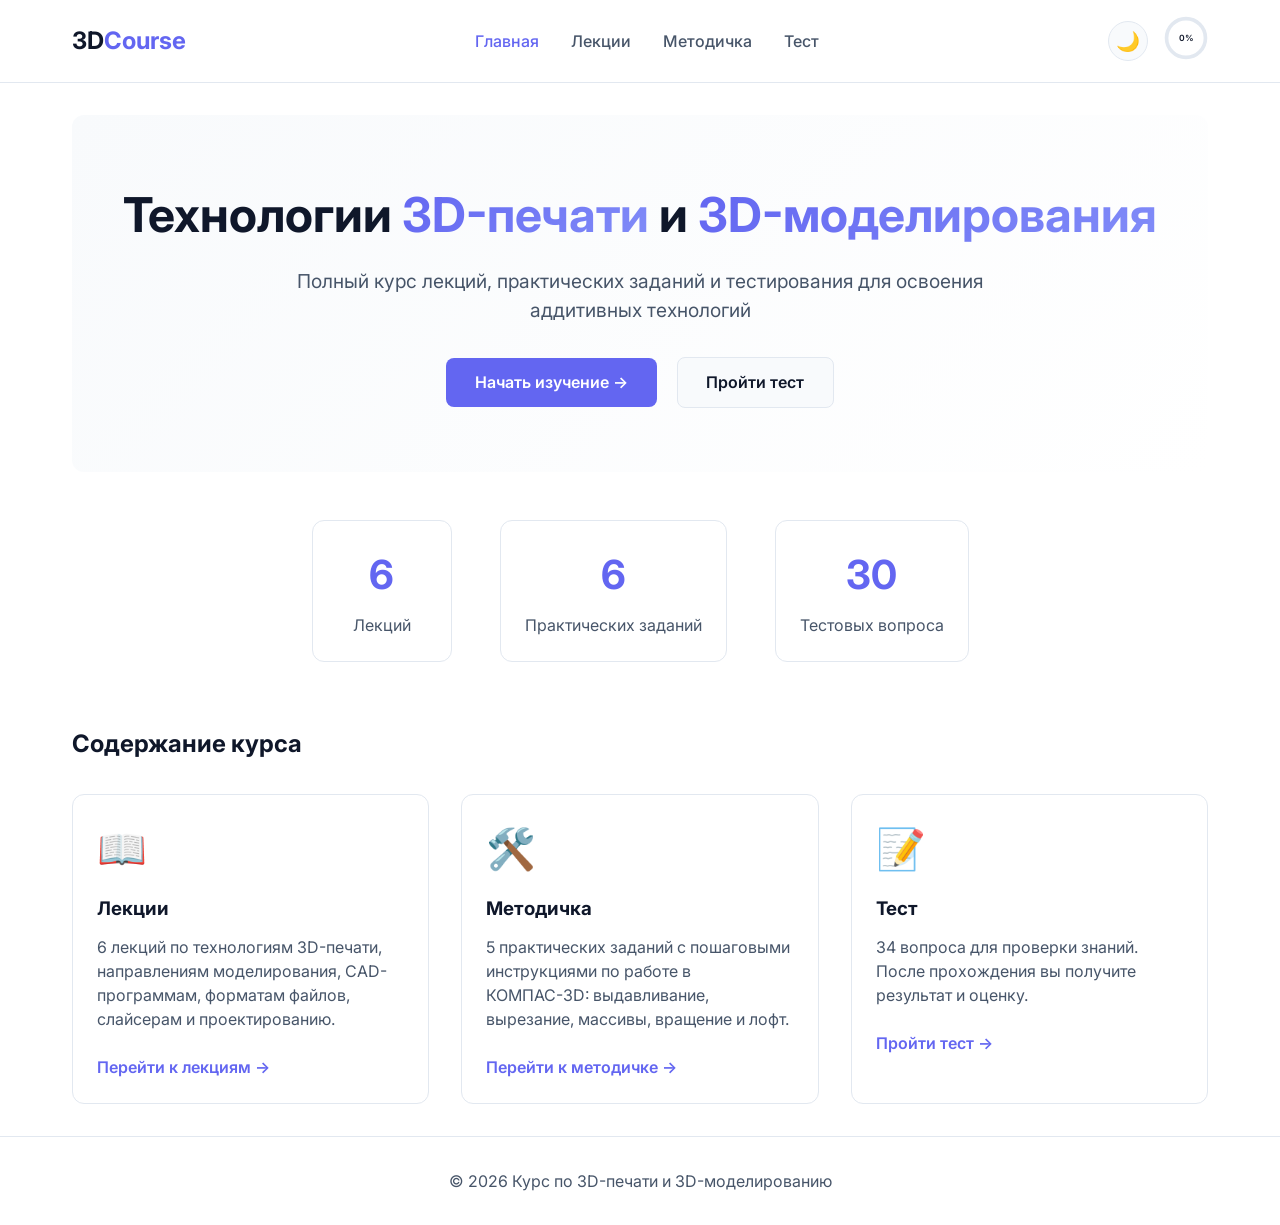
<file: index.html>
<!DOCTYPE html>
<html lang="ru">
<head>
    <meta name="viewport" content="width=device-width, initial-scale=1.0">
    <title>3D-печать и моделирование | Главная</title>
    <link rel="stylesheet" href="css/style.css">
    <link href="https://fonts.googleapis.com/css2?family=Inter:opsz,wght@14..32,300;14..32,400;14..32,500;14..32,600;14..32,700&display=swap" rel="stylesheet">
</head>
<body>
    <nav class="navbar">
        <div class="nav-container">
            <a href="index.html" class="logo">3D<span>Course</span></a>
            <div class="nav-links">
                <a href="index.html" class="active">Главная</a>
                <a href="lectures.html">Лекции</a>
                <a href="methodology.html">Методичка</a>
                <a href="test.html">Тест</a>
            </div>
            <div class="nav-actions">
                <button class="theme-toggle" id="themeToggle">🌙</button>
                <div class="progress-circle" id="progressCircle" title="Прогресс курса">
                    <svg viewBox="0 0 36 36">
                        <path class="progress-bg" d="M18 2.0845 a 15.9155 15.9155 0 0 1 0 31.831 a 15.9155 15.9155 0 0 1 0 -31.831" />
                        <path class="progress-fill" id="progressFill" d="M18 2.0845 a 15.9155 15.9155 0 0 1 0 31.831 a 15.9155 15.9155 0 0 1 0 -31.831" />
                        <text id="progressText" x="18" y="20.5" text-anchor="middle">0%</text>
                    </svg>
                </div>
            </div>
        </div>
    </nav>

    <main>
        <section class="hero">
            <div class="hero-content">
                <h1>Технологии <span class="gradient-text">3D-печати</span> и <span class="gradient-text">3D-моделирования</span></h1>
                <p>Полный курс лекций, практических заданий и тестирования для освоения аддитивных технологий</p>
                <div class="hero-buttons">
                    <a href="lectures.html" class="btn btn-primary">Начать изучение →</a>
                    <a href="test.html" class="btn btn-secondary">Пройти тест</a>
                </div>
            </div>
        </section>

        <section class="stats">
            <div class="stat-card">
                <div class="stat-number">6</div>
                <div class="stat-label">Лекций</div>
            </div>
            <div class="stat-card">
                <div class="stat-number">6</div>
                <div class="stat-label">Практических заданий</div>
            </div>
            <div class="stat-card">
                <div class="stat-number">30</div>
                <div class="stat-label">Тестовых вопроса</div>
            </div>
        </section>

        <section class="course-content">
            <h2>Содержание курса</h2>
            <div class="content-grid">
                <div class="content-card">
                    <div class="card-icon">📖</div>
                    <h3>Лекции</h3>
                    <p>6 лекций по технологиям 3D-печати, направлениям моделирования, CAD-программам, форматам файлов, слайсерам и проектированию.</p>
                    <a href="lectures.html" class="card-link">Перейти к лекциям →</a>
                </div>
                <div class="content-card">
                    <div class="card-icon">🛠️</div>
                    <h3>Методичка</h3>
                    <p>5 практических заданий с пошаговыми инструкциями по работе в КОМПАС-3D: выдавливание, вырезание, массивы, вращение и лофт.</p>
                    <a href="methodology.html" class="card-link">Перейти к методичке →</a>
                </div>
                <div class="content-card">
                    <div class="card-icon">📝</div>
                    <h3>Тест</h3>
                    <p>34 вопроса для проверки знаний. После прохождения вы получите результат и оценку.</p>
                    <a href="test.html" class="card-link">Пройти тест →</a>
                </div>
            </div>
        </section>
    </main>

    <footer>
        <p>© 2026 Курс по 3D-печати и 3D-моделированию</p>
    </footer>

    <script src="data/course-data.js"></script>
    <script src="js/main.js"></script>
</body>
</html>
</file>
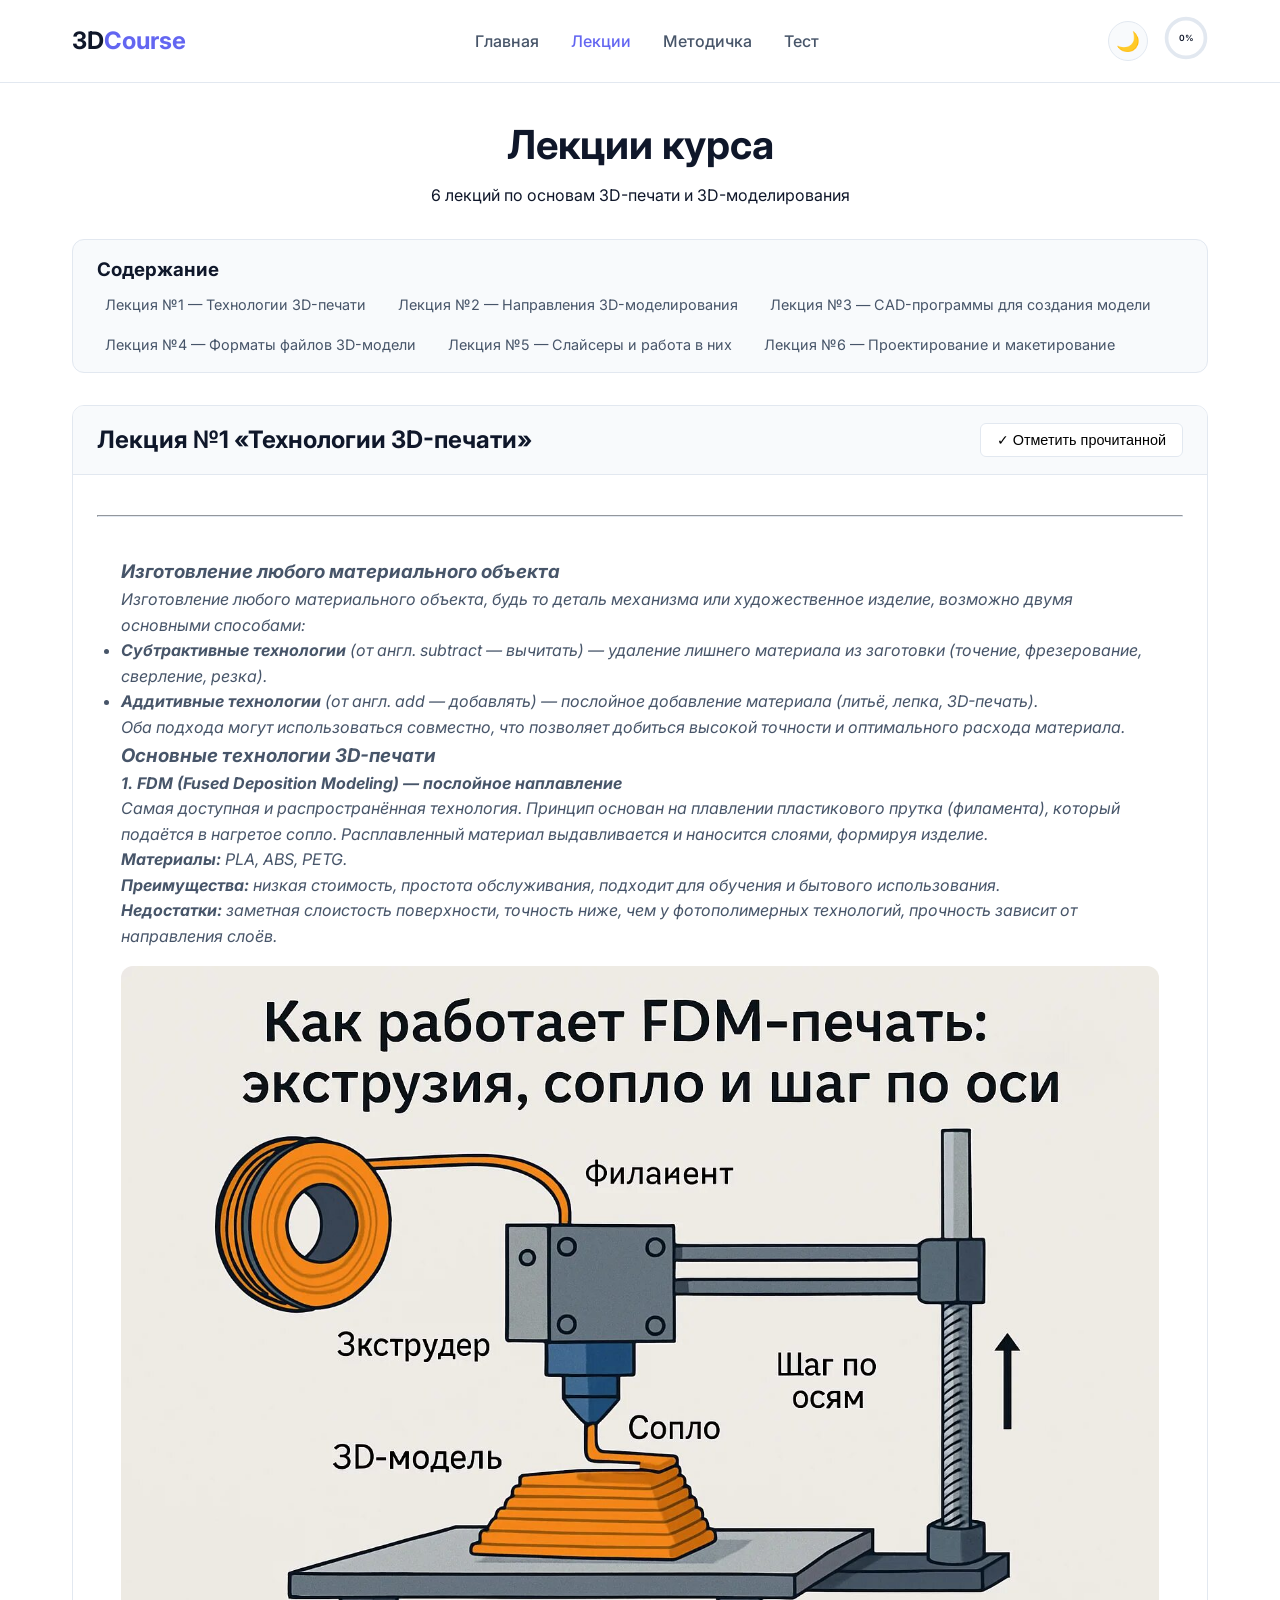
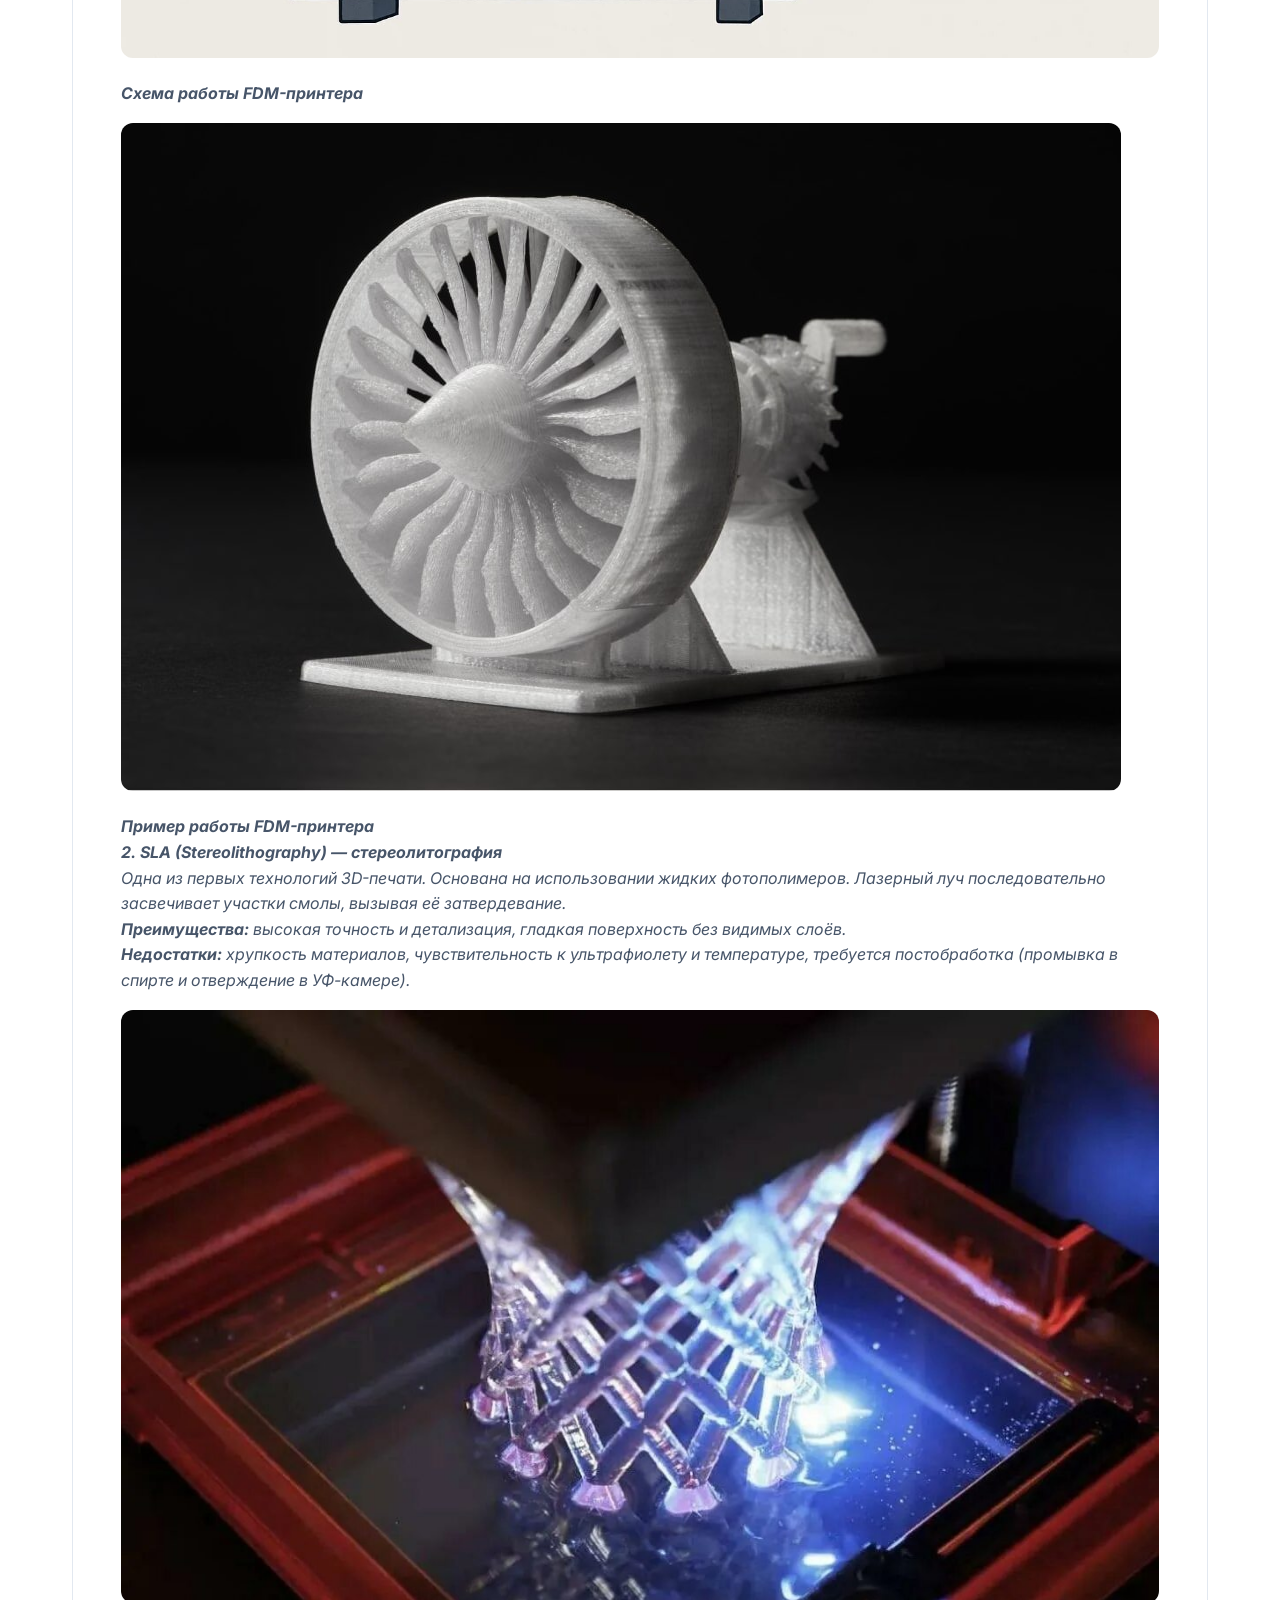
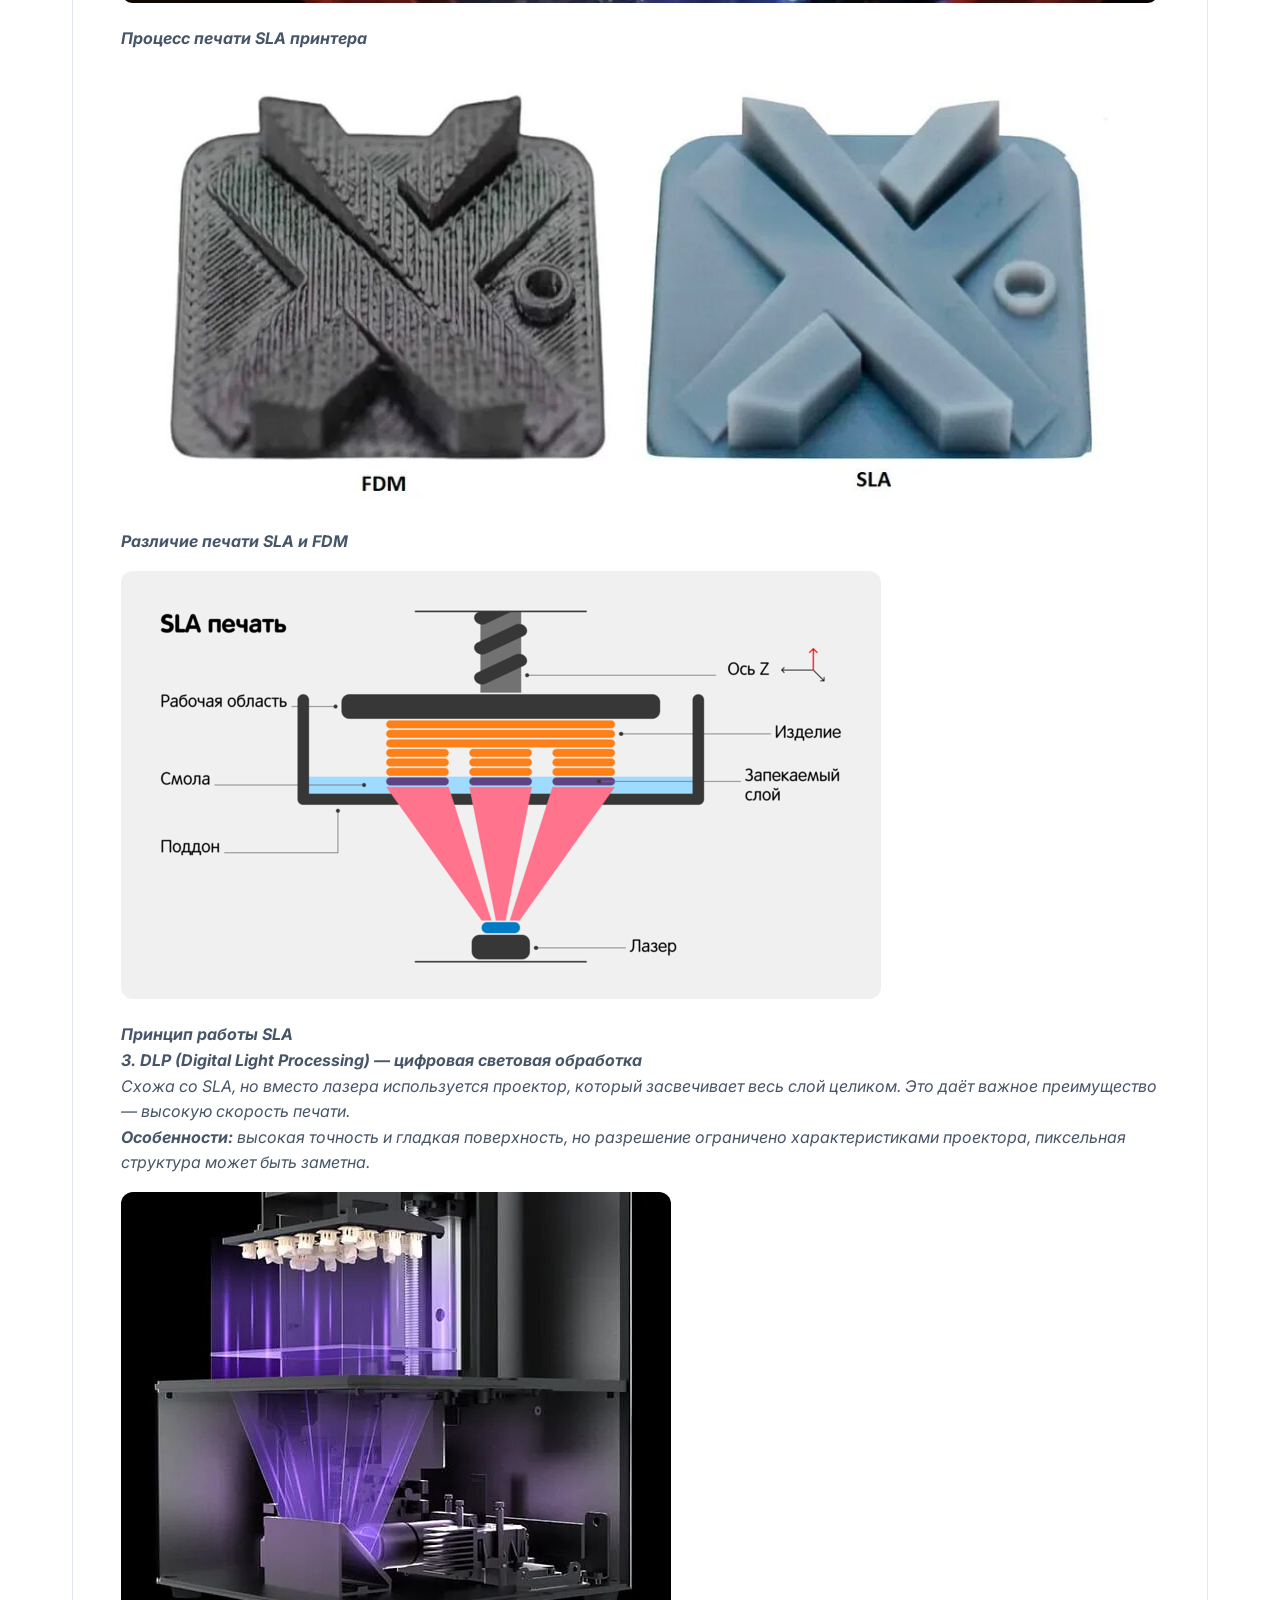
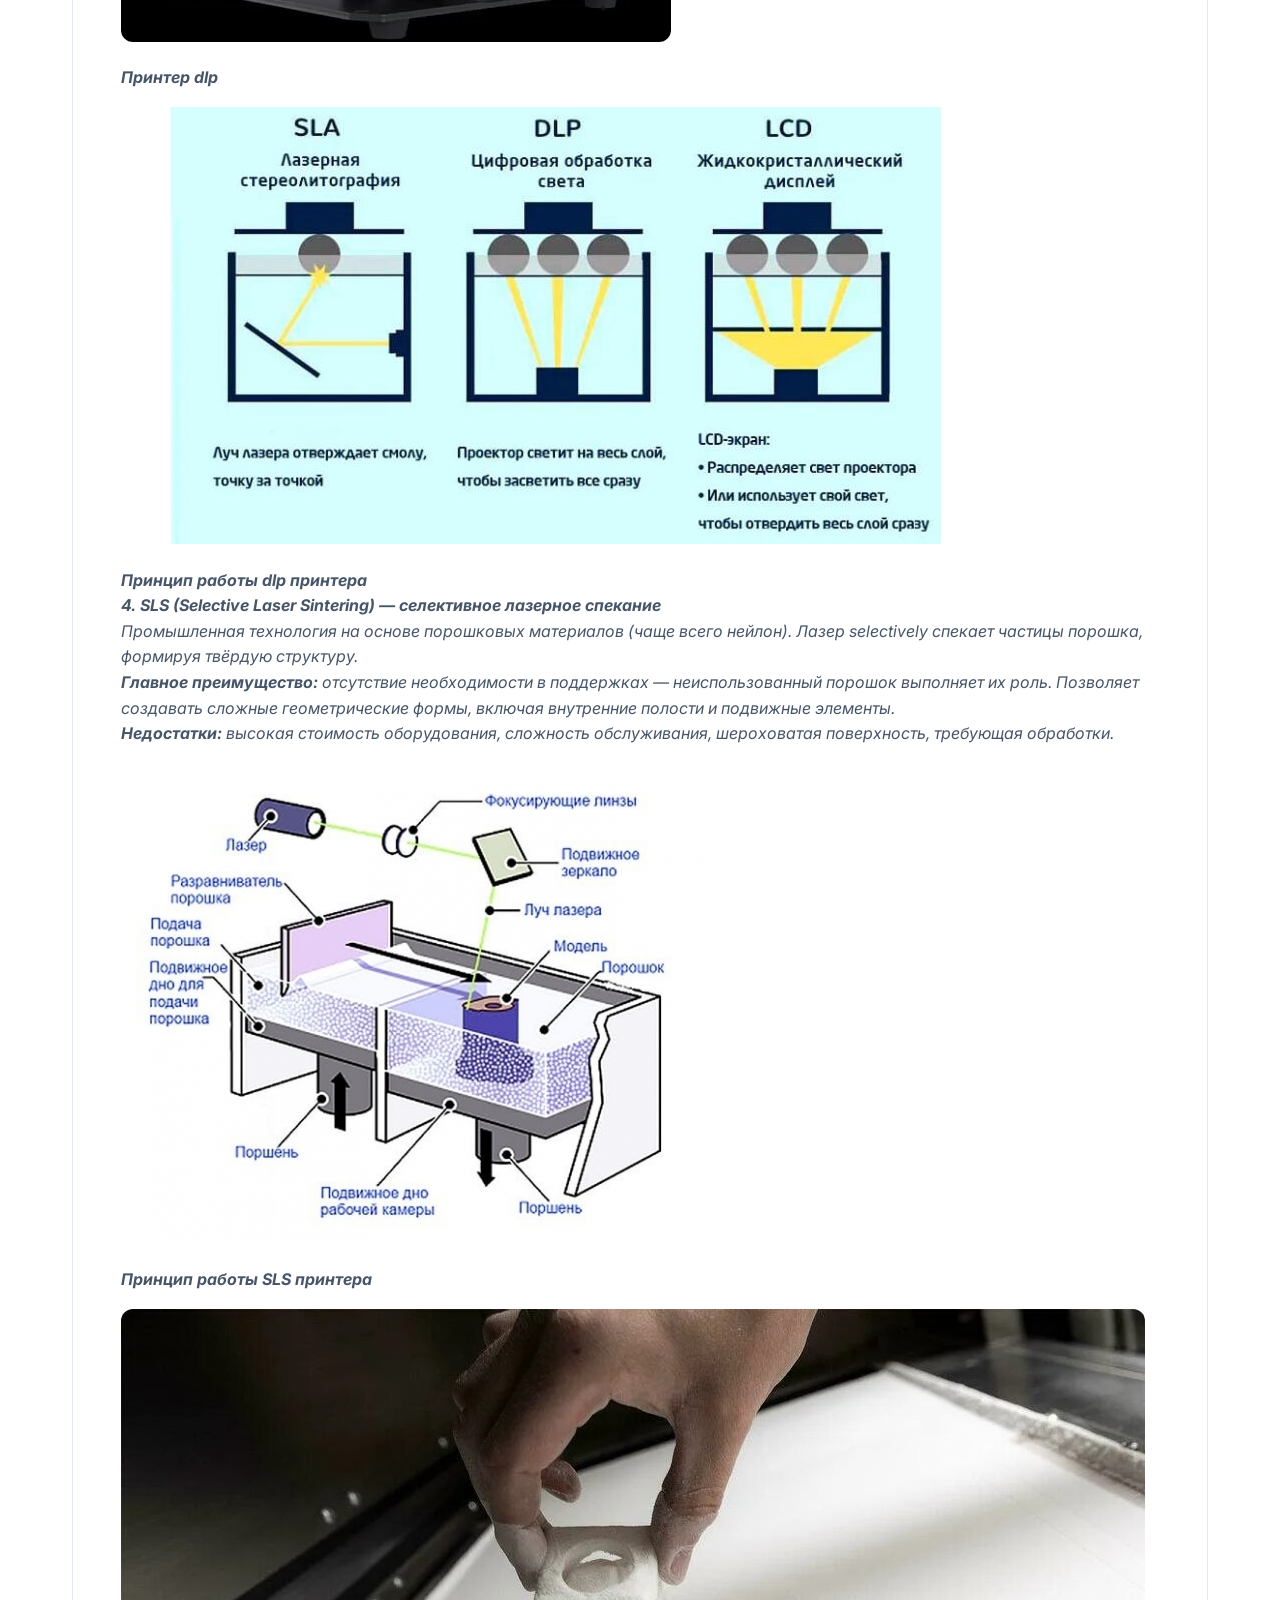
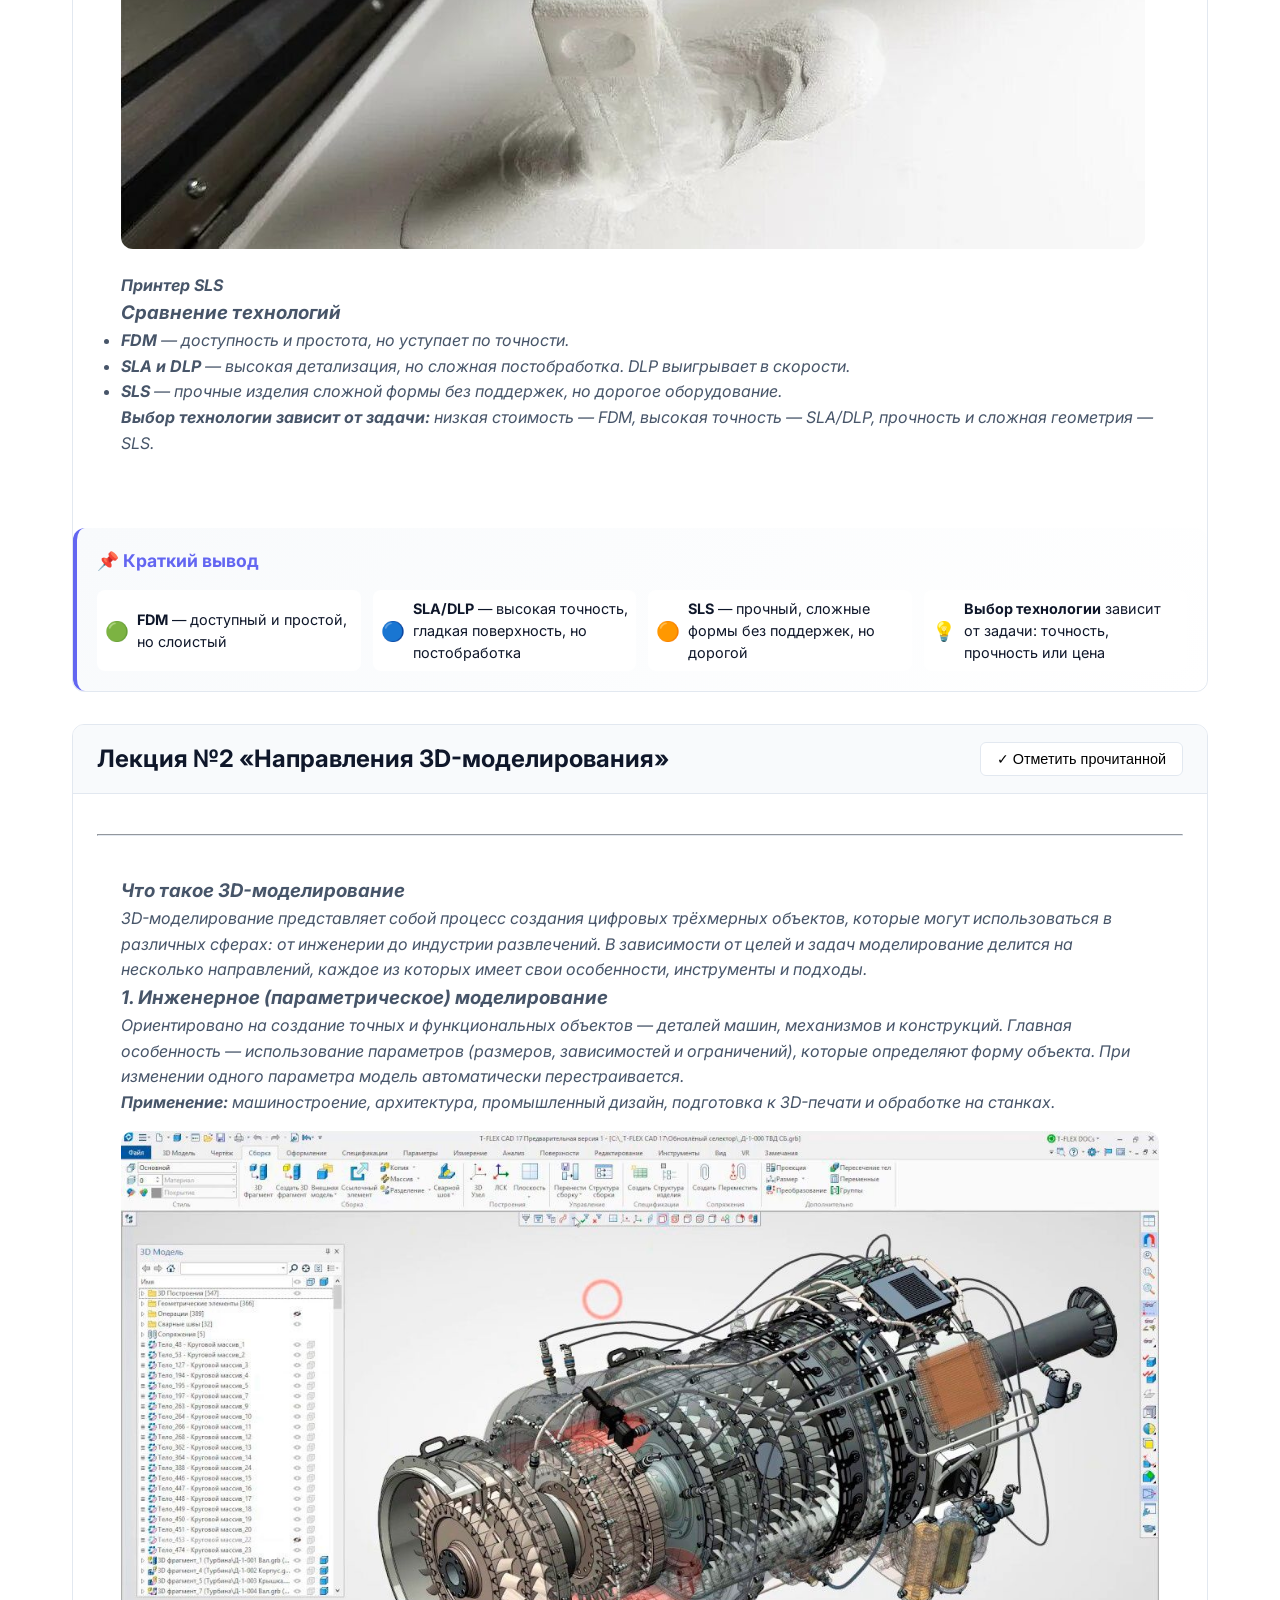
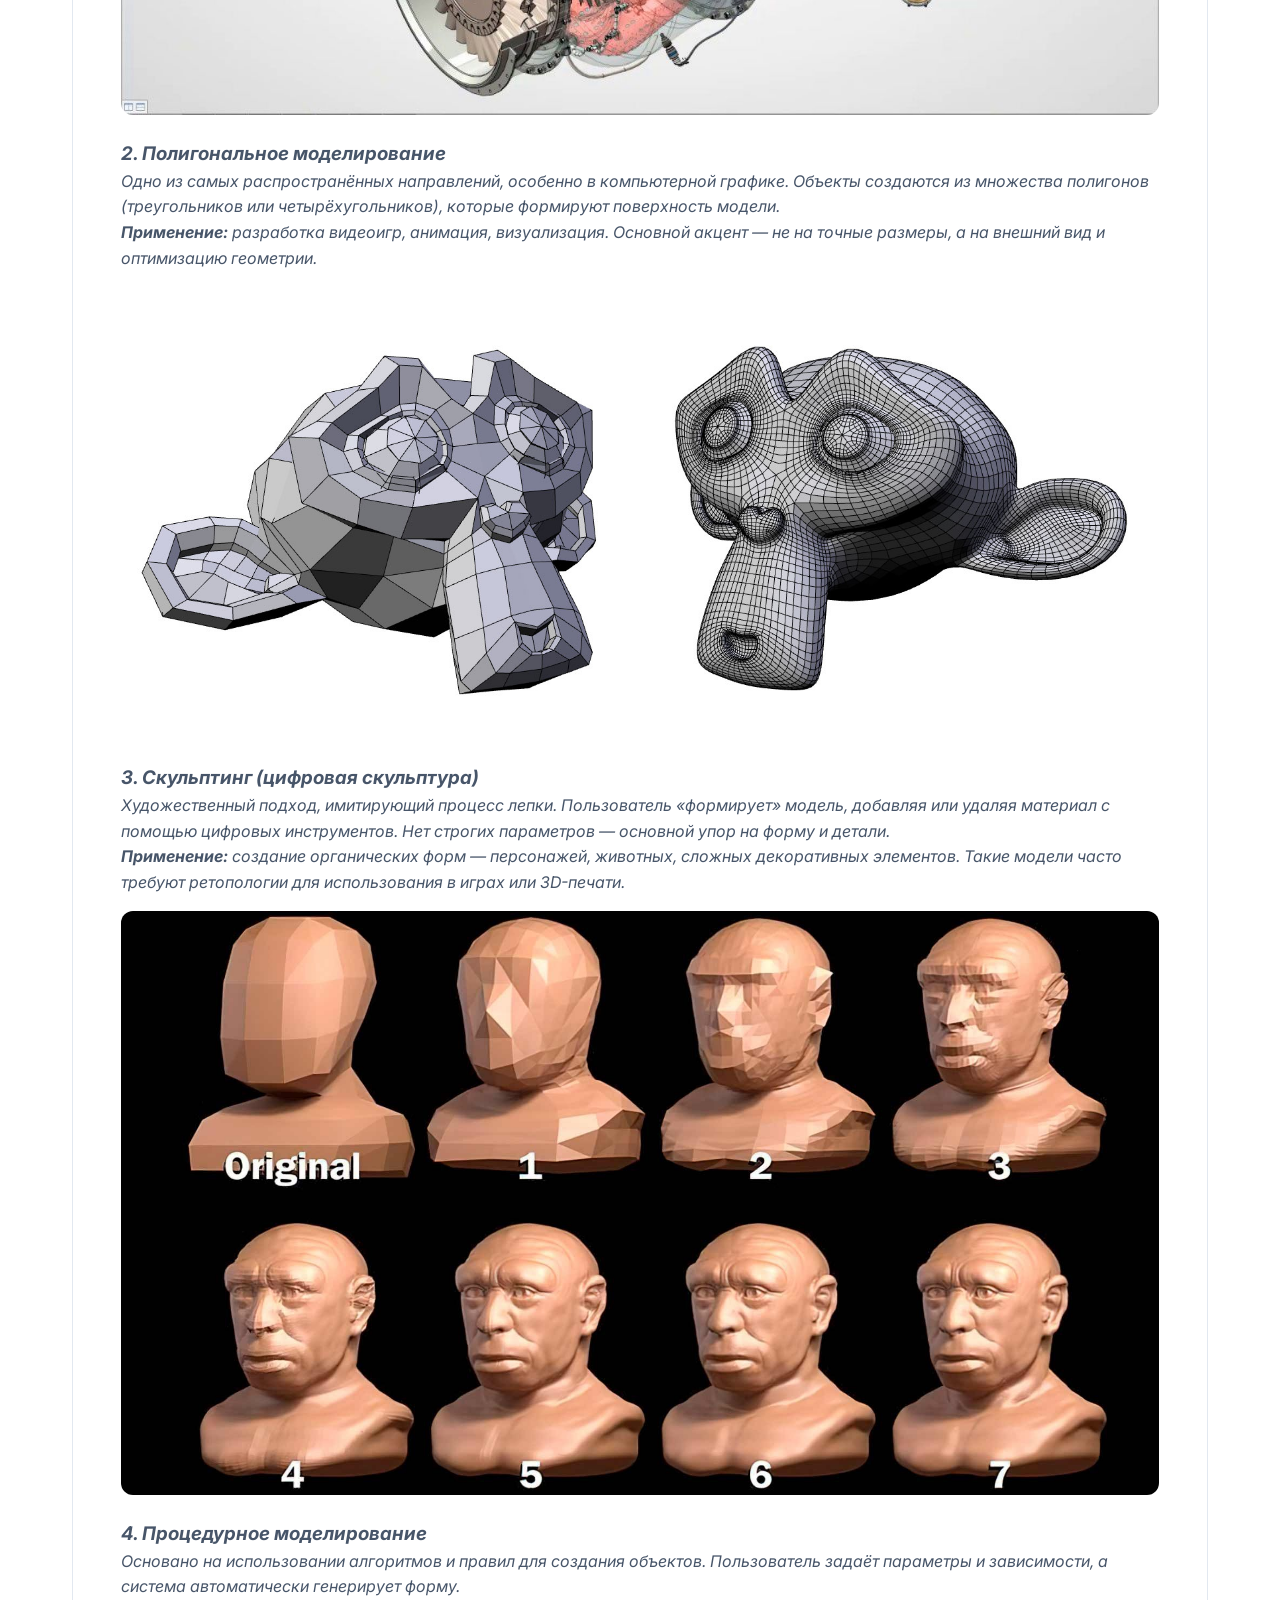
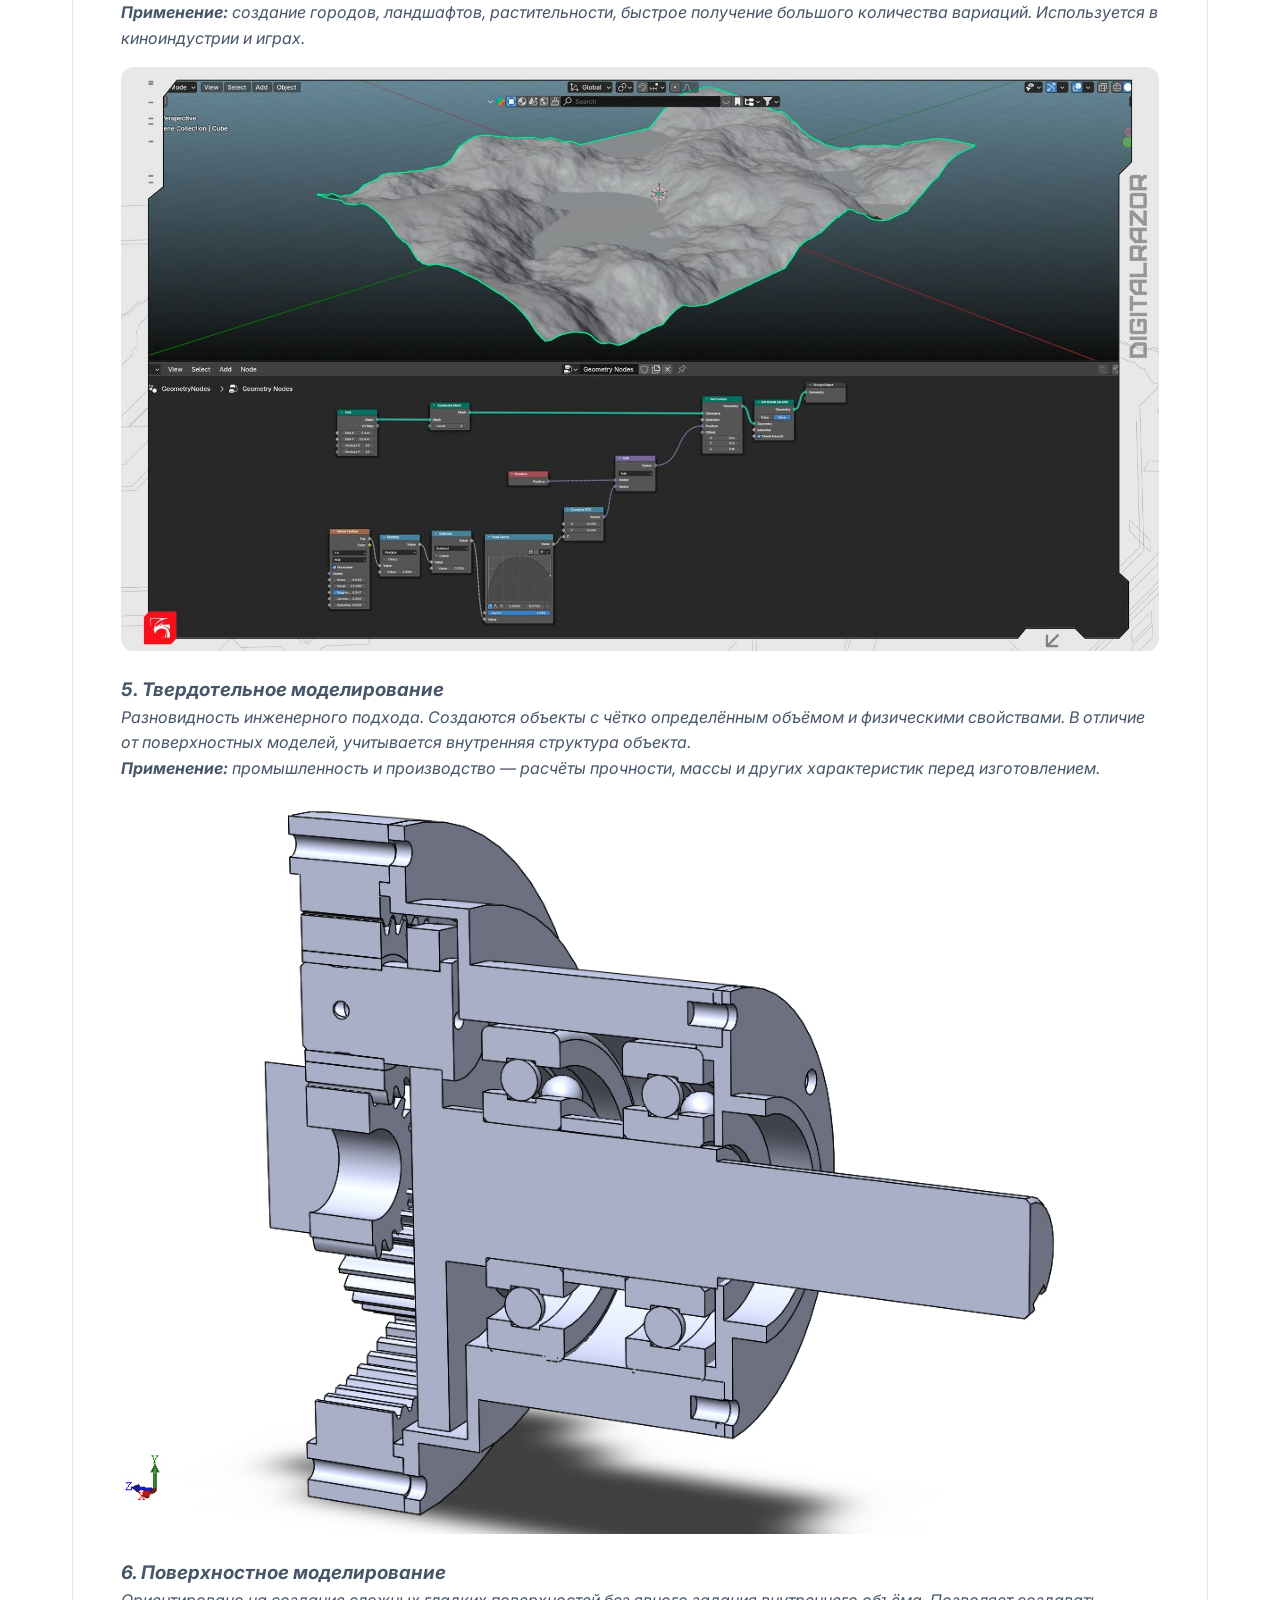
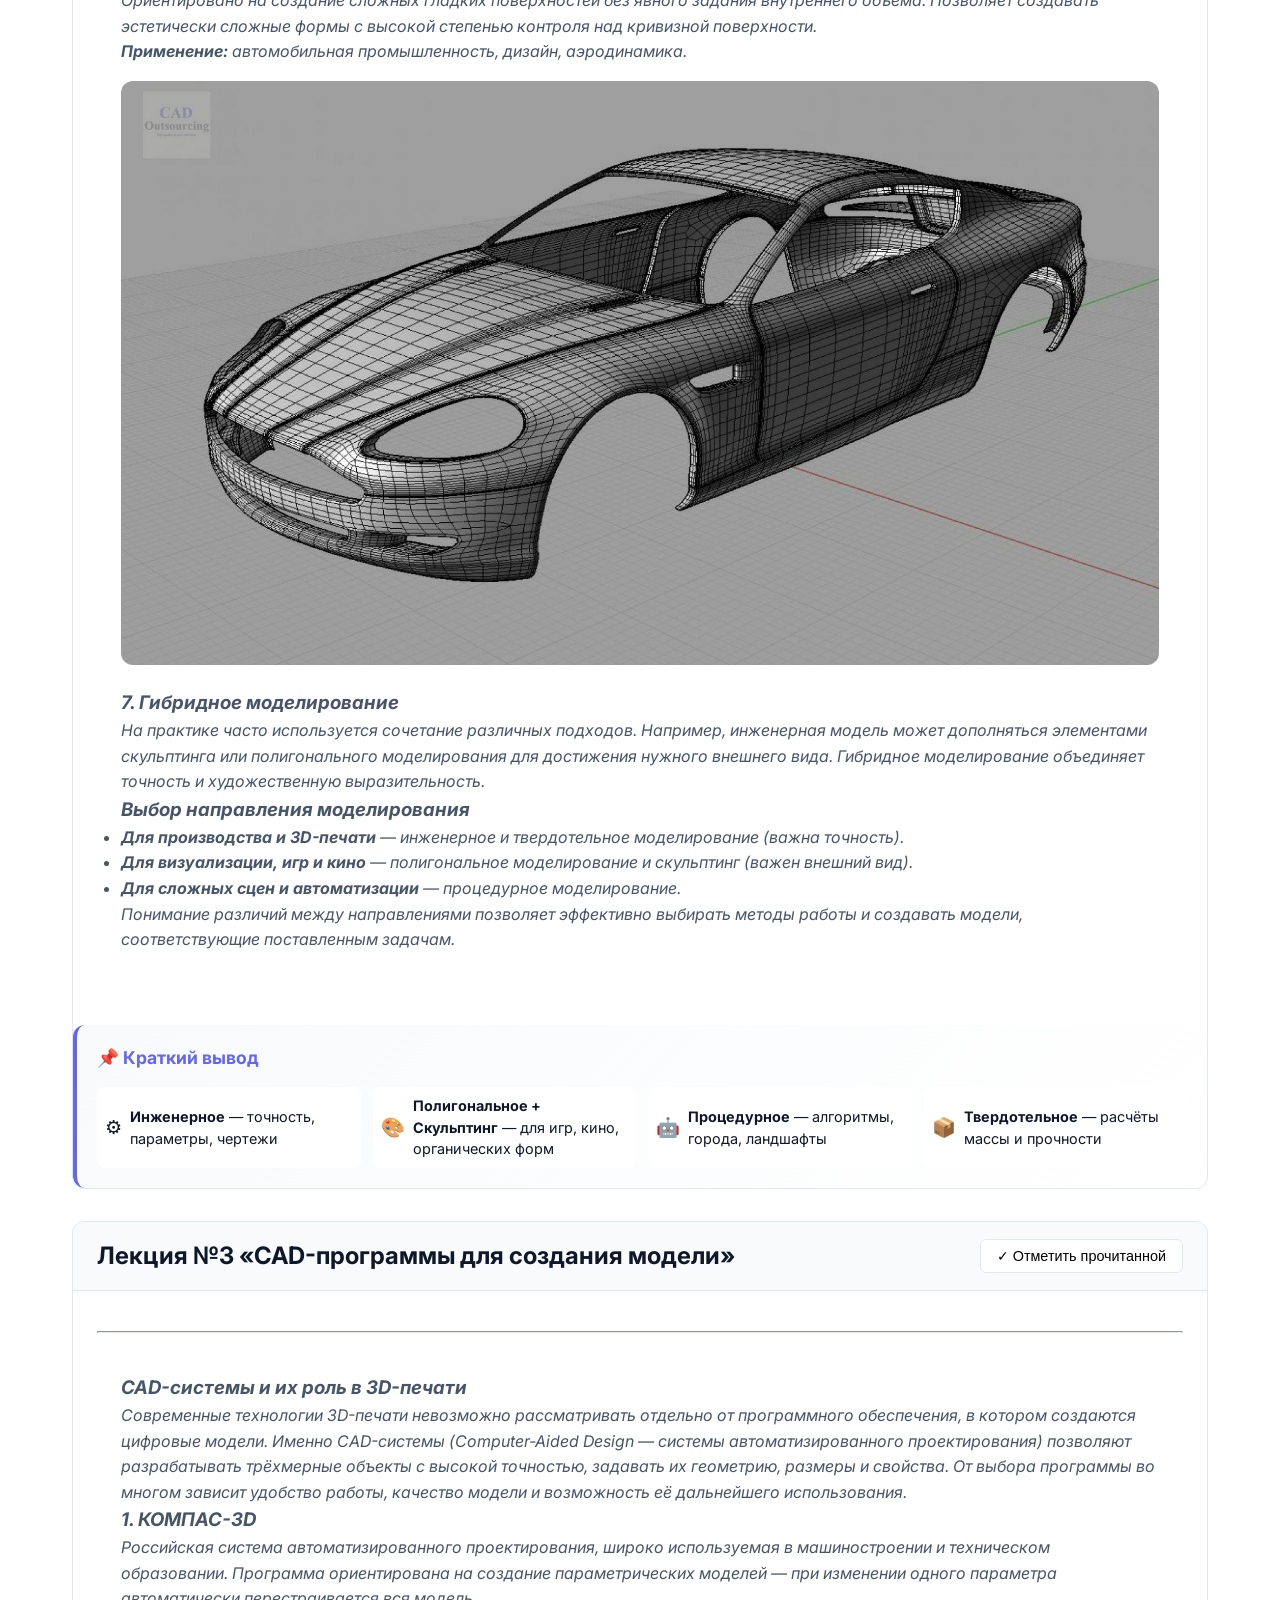
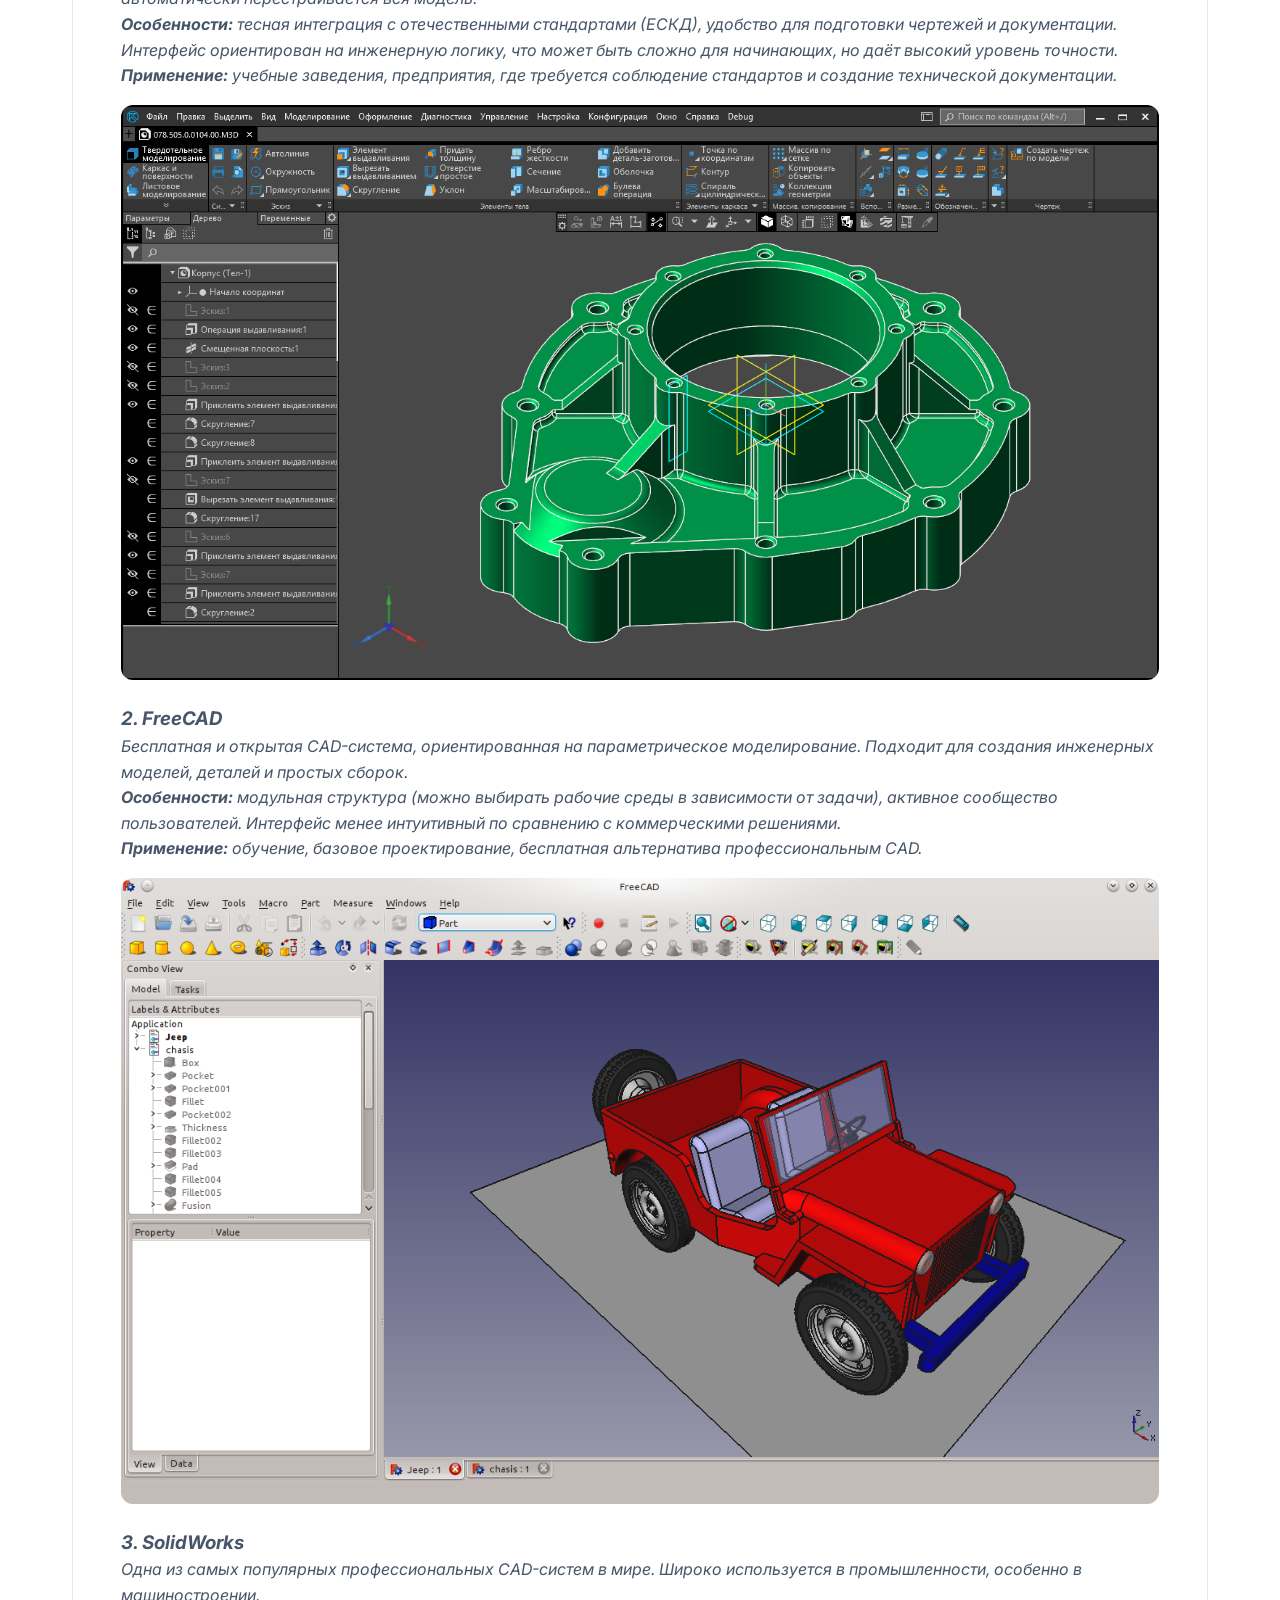
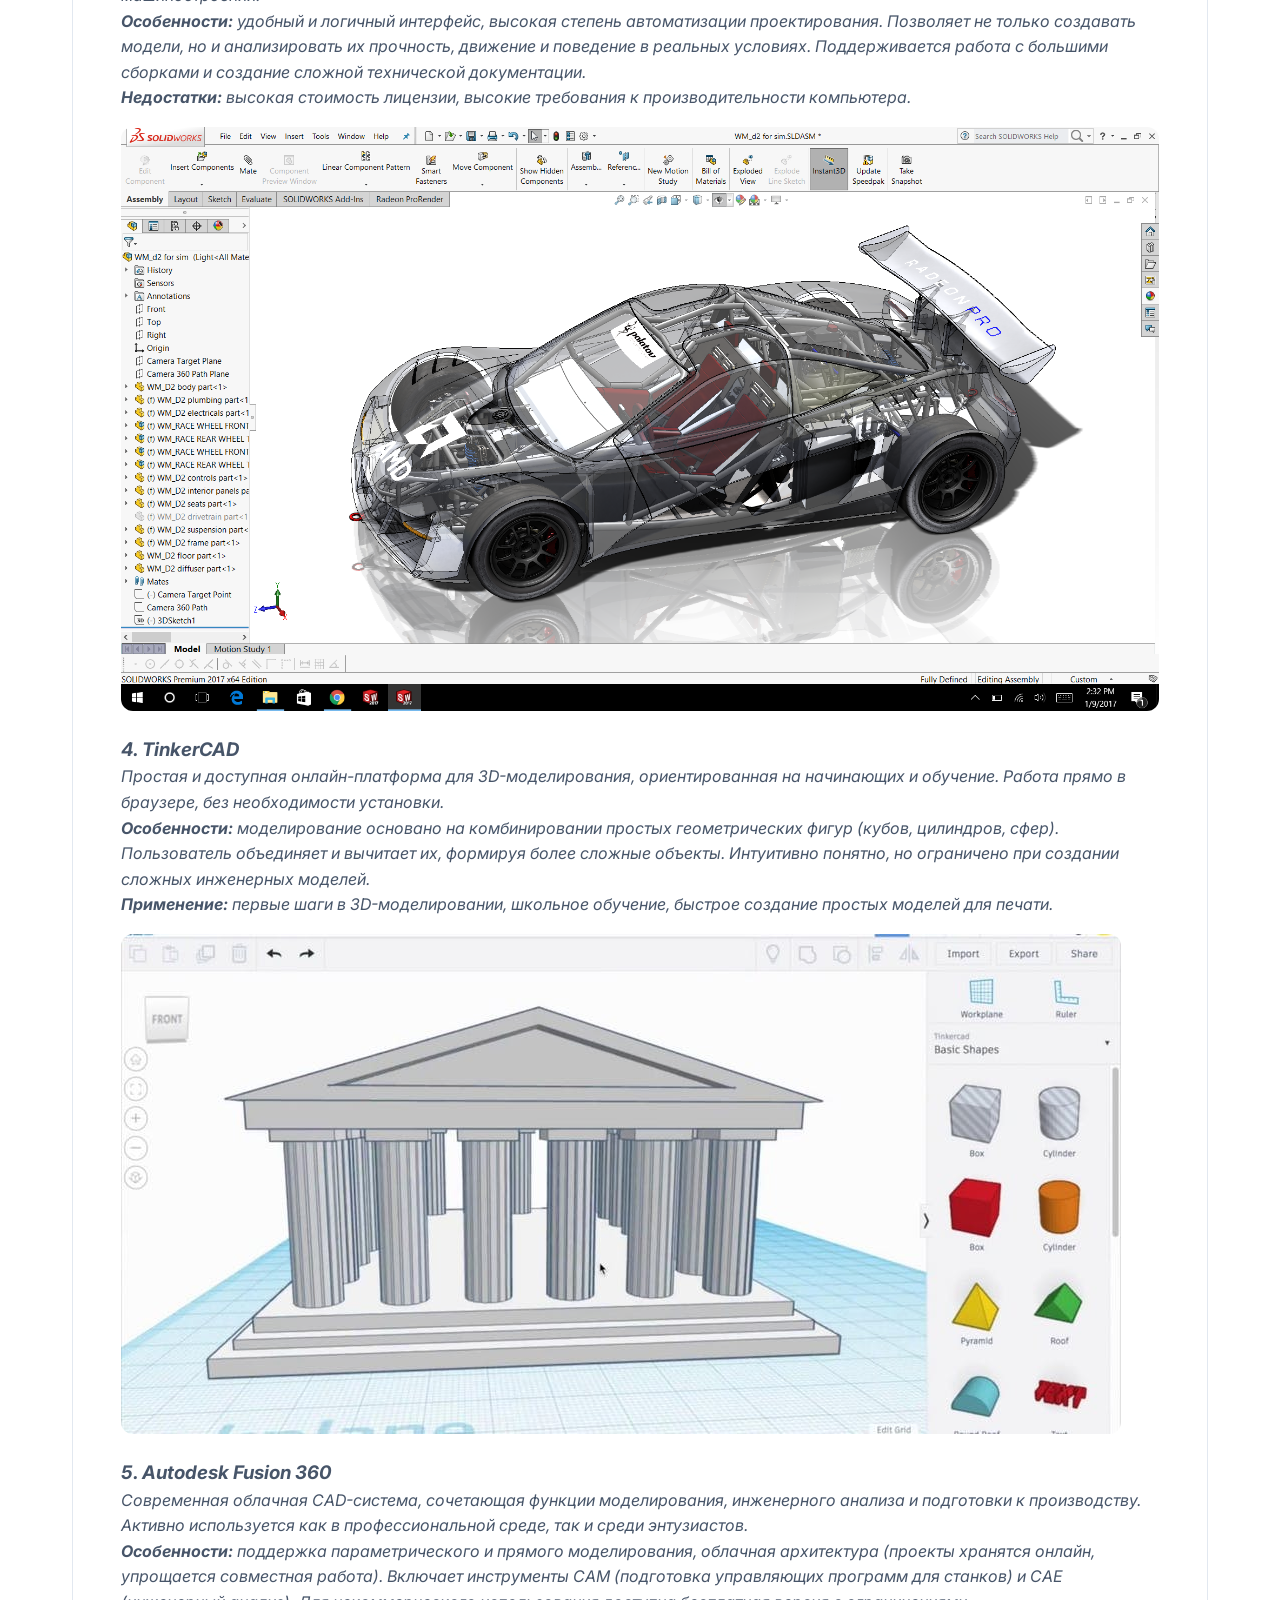
<file: lectures.html>
<!DOCTYPE html>
<html lang="ru">
<head>
    <meta charset="UTF-8">
    <meta name="viewport" content="width=device-width, initial-scale=1.0">
    <title>Лекции | 3D-печать и моделирование</title>
    <link rel="stylesheet" href="css/style.css">
    <link href="https://fonts.googleapis.com/css2?family=Inter:opsz,wght@14..32,300;14..32,400;14..32,500;14..32,600;14..32,700&display=swap" rel="stylesheet">
</head>
<body>
    <nav class="navbar">
        <div class="nav-container">
            <a href="index.html" class="logo">3D<span>Course</span></a>
            <div class="nav-links">
                <a href="index.html">Главная</a>
                <a href="lectures.html" class="active">Лекции</a>
                <a href="methodology.html">Методичка</a>
                <a href="test.html">Тест</a>
            </div>
            <div class="nav-actions">
                <button class="theme-toggle" id="themeToggle">🌙</button>
                <div class="progress-circle" id="progressCircle" title="Прогресс курса">
                    <svg viewBox="0 0 36 36">
                        <path class="progress-bg" d="M18 2.0845 a 15.9155 15.9155 0 0 1 0 31.831 a 15.9155 15.9155 0 0 1 0 -31.831" />
                        <path class="progress-fill" id="progressFill" d="M18 2.0845 a 15.9155 15.9155 0 0 1 0 31.831 a 15.9155 15.9155 0 0 1 0 -31.831" />
                        <text id="progressText" x="18" y="20.5" text-anchor="middle">0%</text>
                    </svg>
                </div>
            </div>
        </div>
    </nav>

    <main>
        <div class="page-header">
            <h1>Лекции курса</h1>
            <p>6 лекций по основам 3D-печати и 3D-моделирования</p>
        </div>

        <div class="lectures-toc">
            <h3>Содержание</h3>
            <ul>
                <li><a href="#lecture1">Лекция №1 — Технологии 3D-печати</a></li>
                <li><a href="#lecture2">Лекция №2 — Направления 3D-моделирования</a></li>
                <li><a href="#lecture3">Лекция №3 — CAD-программы для создания модели</a></li>
                <li><a href="#lecture4">Лекция №4 — Форматы файлов 3D-модели</a></li>
                <li><a href="#lecture5">Лекция №5 — Слайсеры и работа в них</a></li>
                <li><a href="#lecture6">Лекция №6 — Проектирование и макетирование</a></li>
            </ul>
        </div>

        <div class="lectures-container">
            <!-- Лекция 1 -->
            <article id="lecture1" class="lecture-card" data-lecture="1">
                <div class="lecture-header">
                    <h2>Лекция №1 «Технологии 3D-печати»</h2>
                    <button class="mark-read-btn" data-lecture="1">✓ Отметить прочитанной</button>
                </div>
                <div class="lecture-content">
                    <div class="placeholder-content">
                        <hr>
                        <p><em>
                            <div class="lecture-content">
    <h3>Изготовление любого материального объекта</h3>
    <p>Изготовление любого материального объекта, будь то деталь механизма или художественное изделие, возможно двумя основными способами:</p>
    <ul>
        <li><strong>Субтрактивные технологии</strong> (от англ. subtract — вычитать) — удаление лишнего материала из заготовки (точение, фрезерование, сверление, резка).</li>
        <li><strong>Аддитивные технологии</strong> (от англ. add — добавлять) — послойное добавление материала (литьё, лепка, 3D-печать).</li>
    </ul>
    <p>Оба подхода могут использоваться совместно, что позволяет добиться высокой точности и оптимального расхода материала.</p>

    <h3>Основные технологии 3D-печати</h3>

    <h4>1. FDM (Fused Deposition Modeling) — послойное наплавление</h4>
    <p>Самая доступная и распространённая технология. Принцип основан на плавлении пластикового прутка (филамента), который подаётся в нагретое сопло. Расплавленный материал выдавливается и наносится слоями, формируя изделие.</p>
    <p><strong>Материалы:</strong> PLA, ABS, PETG.</p>
    <p><strong>Преимущества:</strong> низкая стоимость, простота обслуживания, подходит для обучения и бытового использования.</p>
    <p><strong>Недостатки:</strong> заметная слоистость поверхности, точность ниже, чем у фотополимерных технологий, прочность зависит от направления слоёв.</p>
        <img src="img/как работает FDM.jpg" alt="Схема работы FDM-принтера" class="lecture-image">
                                <p><strong>Схема работы FDM-принтера</strong></p>
        <img src="img/пример fdm.jpg" alt="Пример FDM-принтера" class="lecture-image">
                                <p><strong>Пример работы FDM-принтера</strong></p>
                                <p></p>


    <h4>2. SLA (Stereolithography) — стереолитография</h4>
    <p>Одна из первых технологий 3D-печати. Основана на использовании жидких фотополимеров. Лазерный луч последовательно засвечивает участки смолы, вызывая её затвердевание.</p>
    <p><strong>Преимущества:</strong> высокая точность и детализация, гладкая поверхность без видимых слоёв.</p>
    <p><strong>Недостатки:</strong> хрупкость материалов, чувствительность к ультрафиолету и температуре, требуется постобработка (промывка в спирте и отверждение в УФ-камере).</p>

        <img src="img/принтер sla.jpg" alt="Принтер SLA" class="lecture-image">
                                <p><strong>Процесс печати SLA принтера</strong></p>
        <img src="img/разница  fdm sla.jpg" alt="Разница" class="lecture-image">
                                <p><strong>Различие печати SLA и FDM</strong></p>
        <img src="img/как работает sla.png" alt="работа sla" class="lecture-image">
                                <p><strong>Принцип работы SLA</strong></p>       
                                <p></p>

    <h4>3. DLP (Digital Light Processing) — цифровая световая обработка</h4>
    <p>Схожа со SLA, но вместо лазера используется проектор, который засвечивает весь слой целиком. Это даёт важное преимущество — высокую скорость печати.</p>
    <p><strong>Особенности:</strong> высокая точность и гладкая поверхность, но разрешение ограничено характеристиками проектора, пиксельная структура может быть заметна.</p>
        
        <img src="img/принтер dlp.jpg" alt="принтер dlp" class="lecture-image">
                                <p><strong>Принтер dlp</strong></p>
        <img src="img/принцип работы dlp.jpg" alt="принцип работы dlp" class="lecture-image">
                                <p><strong>Принцип работы dlp принтера</strong></p>   
                                <p></p>

    <h4>4. SLS (Selective Laser Sintering) — селективное лазерное спекание</h4>
    <p>Промышленная технология на основе порошковых материалов (чаще всего нейлон). Лазер selectively спекает частицы порошка, формируя твёрдую структуру.</p>
    <p><strong>Главное преимущество:</strong> отсутствие необходимости в поддержках — неиспользованный порошок выполняет их роль. Позволяет создавать сложные геометрические формы, включая внутренние полости и подвижные элементы.</p>
    <p><strong>Недостатки:</strong> высокая стоимость оборудования, сложность обслуживания, шероховатая поверхность, требующая обработки.</p>
            
        <img src="img/как работает sls.jpg" alt="как работает sls" class="lecture-image">
                                <p><strong>Принцип работы SLS принтера</strong></p>
        <img src="img/принтер sls.jpg" alt="принтер" class="lecture-image">
                                <p><strong>Принтер SLS</strong></p>   
                                <p></p>

    <h3>Сравнение технологий</h3>
    <ul>
        <li><strong>FDM</strong> — доступность и простота, но уступает по точности.</li>
        <li><strong>SLA и DLP</strong> — высокая детализация, но сложная постобработка. DLP выигрывает в скорости.</li>
        <li><strong>SLS</strong> — прочные изделия сложной формы без поддержек, но дорогое оборудование.</li>
    </ul>
    <p><strong>Выбор технологии зависит от задачи:</strong> низкая стоимость — FDM, высокая точность — SLA/DLP, прочность и сложная геометрия — SLS.</p>
</div>
                        </em></p>
                    </div>
                </div>
                <div class="lecture-summary">
    <h3>📌 Краткий вывод</h3>
    <div class="summary-grid">
        <div class="summary-item">
            <span class="summary-icon">🟢</span>
            <span><strong>FDM</strong> — доступный и простой, но слоистый</span>
        </div>
        <div class="summary-item">
            <span class="summary-icon">🔵</span>
            <span><strong>SLA/DLP</strong> — высокая точность, гладкая поверхность, но постобработка</span>
        </div>
        <div class="summary-item">
            <span class="summary-icon">🟠</span>
            <span><strong>SLS</strong> — прочный, сложные формы без поддержек, но дорогой</span>
        </div>
        <div class="summary-item">
            <span class="summary-icon">💡</span>
            <span><strong>Выбор технологии</strong> зависит от задачи: точность, прочность или цена</span>
        </div>
    </div>
</div>
            </article>

            <!-- Лекция 2 -->
            <article id="lecture2" class="lecture-card" data-lecture="2">
                <div class="lecture-header">
                    <h2>Лекция №2 «Направления 3D-моделирования»</h2>
                    <button class="mark-read-btn" data-lecture="2">✓ Отметить прочитанной</button>
                </div>
                <div class="lecture-content">
                    <div class="placeholder-content">
                        <hr>
                        <p><em>
                            <div class="lecture-content">
    <h3>Что такое 3D-моделирование</h3>
    <p>3D-моделирование представляет собой процесс создания цифровых трёхмерных объектов, которые могут использоваться в различных сферах: от инженерии до индустрии развлечений. В зависимости от целей и задач моделирование делится на несколько направлений, каждое из которых имеет свои особенности, инструменты и подходы.</p>

    <h3>1. Инженерное (параметрическое) моделирование</h3>
    <p>Ориентировано на создание точных и функциональных объектов — деталей машин, механизмов и конструкций. Главная особенность — использование параметров (размеров, зависимостей и ограничений), которые определяют форму объекта. При изменении одного параметра модель автоматически перестраивается.</p>
    <p><strong>Применение:</strong> машиностроение, архитектура, промышленный дизайн, подготовка к 3D-печати и обработке на станках.</p>
                <img src="img/параметрическое.jpg" alt="параметрическое" class="lecture-image">
                                <p></p>

    <h3>2. Полигональное моделирование</h3>
    <p>Одно из самых распространённых направлений, особенно в компьютерной графике. Объекты создаются из множества полигонов (треугольников или четырёхугольников), которые формируют поверхность модели.</p>
    <p><strong>Применение:</strong> разработка видеоигр, анимация, визуализация. Основной акцент — не на точные размеры, а на внешний вид и оптимизацию геометрии.</p>
                    <img src="img/полигоны.jpg" alt="полигоны" class="lecture-image">
                                <p></p>

    <h3>3. Скульптинг (цифровая скульптура)</h3>
    <p>Художественный подход, имитирующий процесс лепки. Пользователь «формирует» модель, добавляя или удаляя материал с помощью цифровых инструментов. Нет строгих параметров — основной упор на форму и детали.</p>
    <p><strong>Применение:</strong> создание органических форм — персонажей, животных, сложных декоративных элементов. Такие модели часто требуют ретопологии для использования в играх или 3D-печати.</p>
                    <img src="img/скульптинг.jpg" alt="скульптинг" class="lecture-image">
                                <p></p>

    <h3>4. Процедурное моделирование</h3>
    <p>Основано на использовании алгоритмов и правил для создания объектов. Пользователь задаёт параметры и зависимости, а система автоматически генерирует форму.</p>
    <p><strong>Применение:</strong> создание городов, ландшафтов, растительности, быстрое получение большого количества вариаций. Используется в киноиндустрии и играх.</p>
                    <img src="img/процедурное.jpg" alt="процедурное" class="lecture-image">
                                <p></p>

    <h3>5. Твердотельное моделирование</h3>
    <p>Разновидность инженерного подхода. Создаются объекты с чётко определённым объёмом и физическими свойствами. В отличие от поверхностных моделей, учитывается внутренняя структура объекта.</p>
    <p><strong>Применение:</strong> промышленность и производство — расчёты прочности, массы и других характеристик перед изготовлением.</p>
                    <img src="img/твердотельное.jpg" alt="твердотельное" class="lecture-image">
                                <p></p>

    <h3>6. Поверхностное моделирование</h3>
    <p>Ориентировано на создание сложных гладких поверхностей без явного задания внутреннего объёма. Позволяет создавать эстетически сложные формы с высокой степенью контроля над кривизной поверхности.</p>
    <p><strong>Применение:</strong> автомобильная промышленность, дизайн, аэродинамика.</p>
                    <img src="img/поверхностное.jpg" alt="поверхностное" class="lecture-image">
                                <p></p>

    <h3>7. Гибридное моделирование</h3>
    <p>На практике часто используется сочетание различных подходов. Например, инженерная модель может дополняться элементами скульптинга или полигонального моделирования для достижения нужного внешнего вида. Гибридное моделирование объединяет точность и художественную выразительность.</p>

    <h3>Выбор направления моделирования</h3>
    <ul>
        <li><strong>Для производства и 3D-печати</strong> — инженерное и твердотельное моделирование (важна точность).</li>
        <li><strong>Для визуализации, игр и кино</strong> — полигональное моделирование и скульптинг (важен внешний вид).</li>
        <li><strong>Для сложных сцен и автоматизации</strong> — процедурное моделирование.</li>
    </ul>
    <p>Понимание различий между направлениями позволяет эффективно выбирать методы работы и создавать модели, соответствующие поставленным задачам.</p>
</div>
                        </em></p>
                    </div>
                </div>
                <div class="lecture-summary">
    <h3>📌 Краткий вывод</h3>
    <div class="summary-grid">
        <div class="summary-item">
            <span class="summary-icon">⚙️</span>
            <span><strong>Инженерное</strong> — точность, параметры, чертежи</span>
        </div>
        <div class="summary-item">
            <span class="summary-icon">🎨</span>
            <span><strong>Полигональное + Скульптинг</strong> — для игр, кино, органических форм</span>
        </div>
        <div class="summary-item">
            <span class="summary-icon">🤖</span>
            <span><strong>Процедурное</strong> — алгоритмы, города, ландшафты</span>
        </div>
        <div class="summary-item">
            <span class="summary-icon">📦</span>
            <span><strong>Твердотельное</strong> — расчёты массы и прочности</span>
        </div>
    </div>
</div>
            </article>

            <!-- Лекция 3 -->
            <article id="lecture3" class="lecture-card" data-lecture="3">
                <div class="lecture-header">
                    <h2>Лекция №3 «CAD-программы для создания модели»</h2>
                    <button class="mark-read-btn" data-lecture="3">✓ Отметить прочитанной</button>
                </div>
                <div class="lecture-content">
                    <div class="placeholder-content">
                        <hr>
                        <p><em>
                            <div class="lecture-content">
    <h3>CAD-системы и их роль в 3D-печати</h3>
    <p>Современные технологии 3D-печати невозможно рассматривать отдельно от программного обеспечения, в котором создаются цифровые модели. Именно CAD-системы (Computer-Aided Design — системы автоматизированного проектирования) позволяют разрабатывать трёхмерные объекты с высокой точностью, задавать их геометрию, размеры и свойства. От выбора программы во многом зависит удобство работы, качество модели и возможность её дальнейшего использования.</p>

    <h3>1. КОМПАС-3D</h3>
    <p>Российская система автоматизированного проектирования, широко используемая в машиностроении и техническом образовании. Программа ориентирована на создание параметрических моделей — при изменении одного параметра автоматически перестраивается вся модель.</p>
    <p><strong>Особенности:</strong> тесная интеграция с отечественными стандартами (ЕСКД), удобство для подготовки чертежей и документации. Интерфейс ориентирован на инженерную логику, что может быть сложно для начинающих, но даёт высокий уровень точности.</p>
    <p><strong>Применение:</strong> учебные заведения, предприятия, где требуется соблюдение стандартов и создание технической документации.</p>
                                <img src="img/компас.jpg" alt="компас" class="lecture-image">
                                <p></p>

    <h3>2. FreeCAD</h3>
    <p>Бесплатная и открытая CAD-система, ориентированная на параметрическое моделирование. Подходит для создания инженерных моделей, деталей и простых сборок.</p>
    <p><strong>Особенности:</strong> модульная структура (можно выбирать рабочие среды в зависимости от задачи), активное сообщество пользователей. Интерфейс менее интуитивный по сравнению с коммерческими решениями.</p>
    <p><strong>Применение:</strong> обучение, базовое проектирование, бесплатная альтернатива профессиональным CAD.</p>
                                <img src="img/Freecad_jeep.png" alt="Freecad_jeep" class="lecture-image">
                                <p></p>

    <h3>3. SolidWorks</h3>
    <p>Одна из самых популярных профессиональных CAD-систем в мире. Широко используется в промышленности, особенно в машиностроении.</p>
    <p><strong>Особенности:</strong> удобный и логичный интерфейс, высокая степень автоматизации проектирования. Позволяет не только создавать модели, но и анализировать их прочность, движение и поведение в реальных условиях. Поддерживается работа с большими сборками и создание сложной технической документации.</p>
    <p><strong>Недостатки:</strong> высокая стоимость лицензии, высокие требования к производительности компьютера.</p>
                                <img src="img/Solid.png" alt="Solid" class="lecture-image">
                                <p></p>

    <h3>4. TinkerCAD</h3>
    <p>Простая и доступная онлайн-платформа для 3D-моделирования, ориентированная на начинающих и обучение. Работа прямо в браузере, без необходимости установки.</p>
    <p><strong>Особенности:</strong> моделирование основано на комбинировании простых геометрических фигур (кубов, цилиндров, сфер). Пользователь объединяет и вычитает их, формируя более сложные объекты. Интуитивно понятно, но ограничено при создании сложных инженерных моделей.</p>
    <p><strong>Применение:</strong> первые шаги в 3D-моделировании, школьное обучение, быстрое создание простых моделей для печати.</p>
                                <img src="img/tinker.png" alt="tinker" class="lecture-image">
                                <p></p>

    <h3>5. Autodesk Fusion 360</h3>
    <p>Современная облачная CAD-система, сочетающая функции моделирования, инженерного анализа и подготовки к производству. Активно используется как в профессиональной среде, так и среди энтузиастов.</p>
    <p><strong>Особенности:</strong> поддержка параметрического и прямого моделирования, облачная архитектура (проекты хранятся онлайн, упрощается совместная работа). Включает инструменты CAM (подготовка управляющих программ для станков) и CAE (инженерный анализ). Для некоммерческого использования доступна бесплатная версия с ограничениями.</p>
    <p><strong>Применение:</strong> компромисс между простотой и профессиональными возможностями.</p>
                                <img src="img/360.png" alt="360" class="lecture-image">
                                <p></p>

    <h3>6. Blender</h3>
    <p>Мощная бесплатная программа для 3D-моделирования, ориентированная в первую очередь на художественное и анимационное направление. В отличие от инженерных CAD-систем, Blender не использует строгую параметрическую модель, а предоставляет инструменты для свободного моделирования.</p>
    <p><strong>Особенности:</strong> поддержка скульптинга, текстурирования, рендеринга, монтажа видео. Универсальный инструмент для творческих задач.</p>
    <p><strong>Ограничения:</strong> для инженерного моделирования и точной подготовки к 3D-печати подходит хуже, так как не ориентирован на работу с размерами и допусками. Может использоваться для создания сложных органических форм, которые затем дорабатываются в других CAD.</p>

                                <img src="img/blender.png" alt="blender" class="lecture-image">
                                <p></p>
                                
    <h3>Сравнение и выбор CAD-программы</h3>
    <ul>
        <li><strong>Инженерные CAD-системы:</strong> КОМПАС-3D, SolidWorks, Fusion 360 — для точного проектирования и чертежей.</li>
        <li><strong>Бесплатная альтернатива:</strong> FreeCAD — инженерный уклон, бесплатно.</li>
        <li><strong>Для обучения и простых задач:</strong> TinkerCAD.</li>
        <li><strong>Для художественного моделирования:</strong> Blender.</li>
    </ul>
    <p>Выбор конкретной программы зависит от поставленной задачи. Понимание особенностей различных CAD-систем позволяет выбрать наиболее подходящий инструмент в зависимости от уровня подготовки пользователя и поставленных задач.</p>
</div>
                        </em></p>
                    </div>
                </div>
                <div class="lecture-summary">
    <h3>📌 Краткий вывод</h3>
    <div class="summary-grid">
        <div class="summary-item">
            <span class="summary-icon">🏭</span>
            <span><strong>КОМПАС-3D, SolidWorks, Fusion 360</strong> — для точного проектирования</span>
        </div>
        <div class="summary-item">
            <span class="summary-icon">🆓</span>
            <span><strong>FreeCAD</strong> — бесплатная инженерная альтернатива</span>
        </div>
        <div class="summary-item">
            <span class="summary-icon">🧸</span>
            <span><strong>TinkerCAD</strong> — для обучения и простых моделей</span>
        </div>
        <div class="summary-item">
            <span class="summary-icon">🎬</span>
            <span><strong>Blender</strong> — для художественного моделирования и анимации</span>
        </div>
    </div>
</div>
            </article>

            <!-- Лекция 4 -->
            <article id="lecture4" class="lecture-card" data-lecture="4">
                <div class="lecture-header">
                    <h2>Лекция №4 «Форматы файлов 3D-модели»</h2>
                    <button class="mark-read-btn" data-lecture="4">✓ Отметить прочитанной</button>
                </div>
                <div class="lecture-content">
                    <div class="placeholder-content">
                        <hr>
                        <p><em>
                            <div class="lecture-content">
    <h3>Форматы файлов в 3D-печати</h3>
    <p>После создания трёхмерной модели в CAD-программе следующим важным этапом является её сохранение в подходящем формате. Именно формат файла определяет, каким образом геометрия будет передана в слайсер и далее — в 3D-принтер. От правильного выбора формата зависит корректность печати, точность передачи формы и отсутствие ошибок в модели.</p>
    <p>Форматы 3D-моделей различаются по способу хранения информации: одни описывают только геометрию поверхности, другие дополнительно содержат данные о цвете, текстурах и материалах. Для 3D-печати чаще всего используются форматы, ориентированные на передачу формы объекта.</p>

    <h3>1. STL (Stereolithography)</h3>
    <p>Самый распространённый формат для 3D-печати. Описывает поверхность модели с помощью треугольников, формируя полигональную сетку.</p>
    <p><strong>Особенности:</strong> простота и универсальность. Поддерживается практически всеми слайсерами и 3D-принтерами. Не содержит информации о цвете, текстурах или материалах — только геометрию объекта.</p>
    <p><strong>Недостатки:</strong> точность модели зависит от плотности сетки (чем больше треугольников, тем выше качество, но тем больше размер файла). Формат не хранит единицы измерения, что может приводить к ошибкам масштаба при импорте.</p>
    <p><strong>Применение:</strong> основной стандарт для большинства задач 3D-печати.</p>
                           <img src="img/STL.png" alt="STL" class="lecture-image">
                                <p></p>     

    <h3>2. OBJ</h3>
    <p>Более универсальный формат, который также описывает модель через полигональную сетку, но в отличие от STL может хранить дополнительную информацию: текстуры, цвета и нормали поверхности.</p>
    <p><strong>Особенности:</strong> широко используется в графике и дизайне. Применяется в 3D-печати, особенно если требуется передача цвета или более сложной геометрии.</p>
    <p><strong>Недостатки:</strong> более сложная структура, необходимость использования дополнительных файлов (например, MTL для материалов). Не все слайсеры полностью поддерживают все возможности этого формата.</p>
                                <img src="img/OBJ.png" alt="OBJ" class="lecture-image">
                                <p></p>
                                
    <h3>3. 3MF (3D Manufacturing Format)</h3>
    <p>Современная альтернатива STL, разработанная для решения его недостатков. Поддерживает хранение полной информации о модели, включая геометрию, цвет, материалы, структуру и даже настройки печати.</p>
    <p><strong>Особенности:</strong> отсутствие проблем с единицами измерения — масштаб сохраняется корректно. Позволяет хранить несколько объектов в одном файле и описывать сложные сборки.</p>
    <p><strong>Применение:</strong> становится всё более популярным, особенно в современных слайсерах. Однако его поддержка всё ещё не столь универсальна, как у STL.</p>
                                <img src="img/3MF.png" alt="3MF" class="lecture-image">
                                <p></p>

    <h3>4. AMF (Additive Manufacturing File Format)</h3>
    <p>Формат, разработанный как улучшение STL. Поддерживает более сложные структуры: цвет, материалы, текстуры и даже внутренние решётчатые структуры.</p>
    <p><strong>Особенности:</strong> позволяет задавать свойства различных частей модели, что важно для сложных и многофункциональных изделий.</p>
    <p><strong>Применение:</strong> используется реже, чем 3MF, из-за меньшей распространённости и ограниченной поддержки.</p>
                            
    <h3>5. STEP и IGES</h3>
    <p>Инженерные форматы, используемые в CAD-системах. Описывают модель не как сетку, а как математически точную геометрию (поверхности и тела).</p>
    <p><strong>Особенности:</strong> высокая точность и сохранение параметрической информации. Не предназначены напрямую для 3D-печати, но часто используются как промежуточный этап.</p>
    <p><strong>Применение:</strong> перед печатью такие модели обычно конвертируются в STL или 3MF.</p>
                                <img src="img/stp.png" alt="stp" class="lecture-image">
                                <p></p>

    <h3>Сравнение форматов</h3>
    <ul>
        <li><strong>STL</strong> — простота и универсальность, но нет цвета и единиц измерения.</li>
        <li><strong>OBJ</strong> — поддержка цвета и текстур, но сложнее структура.</li>
        <li><strong>3MF</strong> — современный формат, решает проблемы STL, становится стандартом.</li>
        <li><strong>STEP/IGES</strong> — для инженерного обмена, требует конвертации перед печатью.</li>
    </ul>

    <h3>Типичные ошибки при выборе формата</h3>
    <ul>
        <li>Неправильный масштаб модели из-за отсутствия единиц измерения в STL.</li>
        <li>Ошибки геометрии — разрывы поверхности или неверная ориентация нормалей.</li>
        <li>Использование неподходящего формата может привести к потере данных (цвета, структуры).</li>
    </ul>
    <p><strong>Рекомендация:</strong> для большинства задач подойдёт STL. Если важны цвет и материалы — используйте 3MF или OBJ. Для обмена между CAD-программами — STEP.</p>
</div>
                        </em></p>
                    </div>
                </div>
                <div class="lecture-summary">
    <h3>📌 Краткий вывод</h3>
    <div class="summary-grid">
        <div class="summary-item">
            <span class="summary-icon">📄</span>
            <span><strong>STL</strong> — самый распространённый, но нет единиц измерения</span>
        </div>
        <div class="summary-item">
            <span class="summary-icon">🎨</span>
            <span><strong>OBJ</strong> — поддерживает цвет и текстуры</span>
        </div>
        <div class="summary-item">
            <span class="summary-icon">⭐</span>
            <span><strong>3MF</strong> — современная альтернатива STL, решает его проблемы</span>
        </div>
        <div class="summary-item">
            <span class="summary-icon">🔧</span>
            <span><strong>STEP/IGES</strong> — для обмена между CAD, требует конвертации</span>
        </div>
    </div>
</div>
            </article>

            <!-- Лекция 5 -->
            <article id="lecture5" class="lecture-card" data-lecture="5">
                <div class="lecture-header">
                    <h2>Лекция №5 «Слайсеры и работа в них»</h2>
                    <button class="mark-read-btn" data-lecture="5">✓ Отметить прочитанной</button>
                </div>
                <div class="lecture-content">
                    <div class="placeholder-content">
                        <hr>
                        <p><em>
                            <div class="lecture-content">
    <h3>Что такое слайсер</h3>
    <p>После создания 3D-модели и сохранения её в подходящем формате следующим этапом является подготовка модели к печати. Для этого используются специальные программы — слайсеры. Их основная задача заключается в преобразовании трёхмерной модели в набор инструкций, понятных 3D-принтеру.</p>
    <p>Слайсер разбивает модель на тонкие горизонтальные слои и рассчитывает траекторию движения печатающей головки. Результатом работы является файл с управляющим кодом (чаще всего G-code), который определяет все действия принтера: движение, скорость, температуру и подачу материала.</p>
    <p>Без этапа слайсинга 3D-печать невозможна, так как принтер не способен напрямую интерпретировать 3D-модель.</p>

    <h3>Принцип работы слайсера</h3>
    <p>Работа в слайсере начинается с загрузки модели, чаще всего в формате STL или 3MF. После этого пользователь задаёт параметры печати, а программа автоматически разбивает объект на слои и рассчитывает путь печати.</p>
    <p>Каждый слой представляет собой сечение модели на определённой высоте. Слайсер определяет, где необходимо напечатать внешний контур, где — внутреннее заполнение, а где — поддерживающие структуры. Далее формируется последовательность команд (G-code), которая и будет выполняться принтером.</p>

    <h3>Основные параметры печати</h3>
    <ul>
        <li><strong>Высота слоя</strong> — определяет качество поверхности и скорость печати. Чем меньше слой, тем выше детализация, но тем дольше печать.</li>
        <li><strong>Толщина стенок и количество периметров</strong> — влияют на прочность изделия.</li>
        <li><strong>Плотность заполнения (infill)</strong> — определяет, насколько модель будет полой внутри.</li>
        <li><strong>Температура печати</strong> — зависит от используемого материала, влияет на адгезию слоёв.</li>
        <li><strong>Скорость печати</strong> — при слишком высокой скорости может ухудшиться качество.</li>
        <li><strong>Охлаждение</strong> — важно для правильного застывания материала.</li>
        <li><strong>Ретракция</strong> — обратное втягивание пластика для предотвращения образования нитей.</li>
        <li><strong>Первый слой</strong> — от его настройки зависит успешность всей печати.</li>
    </ul>

    <h3>Поддержки и адгезия</h3>
    <p>Если модель содержит нависающие элементы, слайсер автоматически или вручную добавляет поддержки — временные структуры, которые удерживают материал во время печати. Поддержки могут быть различной плотности и типа. После завершения печати они удаляются, но могут оставлять следы на поверхности.</p>
    <p>Для улучшения адгезии модели к столу используются дополнительные элементы:</p>
    <ul>
        <li><strong>Юбка (skirt)</strong> — несколько контуров вокруг модели, помогающие стабилизировать поток пластика.</li>
        <li><strong>Кайма (brim)</strong> — дополнительные слои по периметру основания, увеличивающие площадь сцепления.</li>
        <li><strong>Подложка (raft)</strong> — временная платформа под всей моделью, обеспечивающая максимальную адгезию.</li>
    </ul>

    <h3>Популярные слайсеры</h3>
    <ul>
        <li><strong>Ultimaker Cura</strong> — один из самых популярных и универсальных слайсеров. Бесплатный, поддерживает широкий спектр принтеров, предлагает как базовые, так и расширенные настройки. Подходит как для начинающих, так и для опытных пользователей.</li>
                                <img src="img/cura.png" alt="cura" class="lecture-image">
                                <p></p> 

        <li><strong>PrusaSlicer</strong> — отличается высокой точностью настроек и хорошей оптимизацией печати. Активно развивается, предлагает удобные профили для различных материалов и принтеров.</li>
                                <img src="img/prusa.jpg" alt="prusa" class="lecture-image">
                                <p></p> 

        <li><strong>Simplify3D</strong> — коммерческое решение с расширенными возможностями управления процессом печати. Предоставляет детальный контроль над параметрами, но требует покупки лицензии.</li>
                                <img src="img/simp.png" alt="simp" class="lecture-image">
                                <p></p>

        <li><strong>IdeaMaker</strong> — ориентирован на удобство работы, предлагает гибкие настройки и хорошие инструменты для работы с поддержками.</li>
                                <img src="img/idea.png" alt="idea" class="lecture-image">
                                <p></p> 
    </ul>

    <h3>Этапы работы в слайсере</h3>
    <ol>
        <li><strong>Импорт модели</strong> — загрузка файла (STL, 3MF или OBJ).</li>
        <li><strong>Размещение на рабочем столе</strong> — выбор ориентации, масштабирование, позиционирование. Правильная ориентация влияет на качество печати и необходимость поддержек.</li>
        <li><strong>Настройка параметров печати</strong> — высота слоя, скорость, температура, заполнение и другие.</li>
        <li><strong>Предварительный просмотр слоёв</strong> — визуальная проверка того, как будет происходить печать. На этом этапе можно выявить ошибки (отсутствие поддержек, неправильную структуру).</li>
        <li><strong>Генерация G-code</strong> — создание управляющего файла.</li>
        <li><strong>Экспорт на принтер</strong> — передача G-code на SD-карту или через USB/сеть.</li>
    </ol>

    <h3>Типичные ошибки при работе со слайсером</h3>
    <ul>
        <li>Неправильная ориентация модели — ухудшение качества или увеличение времени печати.</li>
        <li>Недостаточная адгезия — отрыв модели от стола во время печати.</li>
        <li>Неправильные температуры — плохая адгезия слоёв или деформация.</li>
        <li>Неверно настроенные поддержки — либо их отсутствие там, где они нужны, либо избыточность, усложняющая постобработку.</li>
        <li>Слишком высокая скорость печати — ухудшение качества или пропуск слоёв.</li>
        <li>Неправильные параметры ретракции — образование нитей (паутины) между элементами модели.</li>
    </ul>

    <h3>Заключение</h3>
    <p>Слайсеры являются ключевым элементом процесса 3D-печати, обеспечивая переход от цифровой модели к физическому объекту. Именно на этом этапе задаются все основные параметры, влияющие на качество, прочность и внешний вид изделия. Освоение работы в слайсере позволяет эффективно управлять процессом печати, избегать ошибок и получать стабильный результат.</p>
</div>
                        </em></p>
                    </div>
                </div>
                <div class="lecture-summary">
    <h3>📌 Краткий вывод</h3>
    <div class="summary-grid">
        <div class="summary-item">
            <span class="summary-icon">✂️</span>
            <span><strong>Слайсер</strong> — преобразует 3D-модель в G-code для принтера</span>
        </div>
        <div class="summary-item">
            <span class="summary-icon">📏</span>
            <span><strong>Ключевые параметры</strong> — высота слоя, скорость, температура, заполнение</span>
        </div>
        <div class="summary-item">
            <span class="summary-icon">🪜</span>
            <span><strong>Поддержки</strong> — нужны для нависающих элементов</span>
        </div>
        <div class="summary-item">
            <span class="summary-icon">🖨️</span>
            <span><strong>Популярные слайсеры</strong> — Cura, PrusaSlicer, Simplify3D</span>
        </div>
    </div>
</div>
            </article>

            <!-- Лекция 6 -->
            <article id="lecture6" class="lecture-card" data-lecture="6">
                <div class="lecture-header">
                    <h2>Лекция №6 «Проектирование и макетирование изделий»</h2>
                    <button class="mark-read-btn" data-lecture="6">✓ Отметить прочитанной</button>
                </div>
                <div class="lecture-content">
                    <div class="placeholder-content">
                        <hr>
                        <p><em>
                            <div class="lecture-content">
    <h3>Проектирование для 3D-печати</h3>
    <p>3D-печать является не просто способом изготовления объектов, а полноценным инструментом проектирования и разработки изделий. В отличие от традиционных методов, здесь важно учитывать особенности аддитивного производства уже на этапе создания модели. Неправильно спроектированная деталь может оказаться непригодной для печати или потребовать значительных доработок.</p>
    <p>Проектирование для 3D-печати включает в себя не только создание формы, но и учёт технологических ограничений, свойств материалов и особенностей работы принтера. Макетирование, в свою очередь, позволяет проверить идею, оценить форму, эргономику и функциональность изделия ещё до его окончательного изготовления.</p>

    <h3>Особенности проектирования под 3D-печать</h3>
    <p>Главное отличие проектирования под 3D-печать от традиционного заключается в необходимости учитывать послойное построение объекта. Это влияет на прочность, качество поверхности и возможность печати сложных элементов.</p>
    
    <h4>Нависающие элементы</h4>
    <p>Если угол наклона поверхности слишком большой (обычно более 45 градусов), материал не сможет удерживаться без поддержек. Поэтому при проектировании важно либо избегать таких участков, либо заранее учитывать необходимость их поддержки.</p>
    
    <h4>Толщина стенок</h4>
    <p>Слишком тонкие элементы могут не напечататься или будут хрупкими, а слишком толстые увеличивают расход материала и время печати. Оптимальная толщина зависит от технологии печати и используемого материала. Для FDM рекомендуется толщина стенок не менее 0.8–1.2 мм.</p>
    
    <h4>Ориентация модели</h4>
    <p>Прочность изделия может существенно различаться в зависимости от направления слоёв. При проектировании необходимо учитывать предполагаемое расположение модели на столе принтера. Нагруженные элементы лучше располагать перпендикулярно слоям или под углом.</p>

    <h3>Учёт допусков и соединений</h3>
    <p>При создании изделий, состоящих из нескольких частей, важно учитывать зазоры между элементами. В 3D-печати невозможно добиться абсолютной точности, поэтому между соединяемыми деталями должен быть предусмотрен небольшой зазор (обычно 0.2–0.4 мм).</p>
    <p>Для подвижных соединений требуется большее расстояние, чем для жёстких. Также необходимо учитывать возможную усадку материала и погрешности принтера.</p>
    <p><strong>Распространённые типы соединений:</strong> шип-паз, защёлки, резьбовые соединения. Каждый из них требует правильного расчёта размеров и формы, чтобы обеспечить надёжную работу после печати.</p>

    <h3>Макетирование и прототипирование</h3>
    <p>Макетирование является важным этапом разработки изделия. Оно позволяет проверить идею на практике без необходимости создания окончательного продукта. С помощью 3D-печати можно быстро изготовить прототип и оценить его форму, размеры и удобство использования.</p>
    
    <h4>Типы прототипов</h4>
    <ul>
        <li><strong>Визуальные макеты</strong> — используются для оценки внешнего вида и дизайна. Не обязательно должны быть прочными или функциональными.</li>
        <li><strong>Функциональные прототипы</strong> — предназначены для проверки работы изделия и должны соответствовать реальным условиям эксплуатации.</li>
    </ul>
    
    <h4>Процесс разработки</h4>
    <p>Процесс разработки обычно включает несколько итераций: создание модели, печать, анализ и доработка. Такой подход позволяет постепенно улучшать изделие и устранять ошибки. 3D-печать делает этот процесс быстрым и доступным.</p>

    <h3>Этапы разработки изделия</h3>
    <ol>
        <li><strong>Формирование идеи и эскиз</strong> — определение основных параметров и формы будущего объекта.</li>
        <li><strong>3D-моделирование</strong> — создание модели в CAD-программе, задание размеров, геометрии и структуры.</li>
        <li><strong>Подготовка к печати</strong> — проверка модели на ошибки, выбор ориентации, настройка параметров в слайсере.</li>
        <li><strong>Создание прототипа</strong> — 3D-печать первого образца.</li>
        <li><strong>Тестирование</strong> — проверка прототипа в реальных условиях.</li>
        <li><strong>Доработка</strong> — внесение изменений на основе результатов тестирования.</li>
        <li><strong>Повторение цикла</strong> — до достижения необходимого качества.</li>
    </ol>

    <h3>Оптимизация моделей</h3>
    <p>Оптимизация направлена на снижение расхода материала и времени печати без ухудшения характеристик изделия. Основные способы оптимизации:</p>
    <ul>
        <li>Использование внутренних решётчатых структур вместо сплошного заполнения.</li>
        <li>Избегание избыточной геометрии и слишком сложных форм, если они не выполняют функциональной роли.</li>
        <li>Правильная ориентация модели для уменьшения количества поддержек и улучшения качества поверхности.</li>
        <li>Использование режима «вазовой печати» (Vase mode) для тонкостенных объектов.</li>
    </ul>

    <h3>Модульное проектирование</h3>
    <p>В ряде случаев изделие целесообразно разбивать на несколько частей. Это позволяет:</p>
    <ul>
        <li>Обойти ограничения размера рабочей области принтера.</li>
        <li>Упростить печать сложных форм.</li>
        <li>Облегчить замену отдельных элементов и ремонт изделия.</li>
        <li>Печатать разные части из разных материалов.</li>
    </ul>
    <p>При этом важно заранее продумать способы соединения частей и обеспечить точность их стыковки с учётом допусков.</p>

    <h3>Типичные ошибки при проектировании</h3>
    <ul>
        <li>Игнорирование особенностей технологии печати — создание слишком тонких элементов или нависающих частей без учёта поддержек.</li>
        <li>Неучёт допусков — невозможность сборки изделия.</li>
        <li>Неправильная ориентация модели — снижение прочности или ухудшение качества.</li>
        <li>Чрезмерная сложность геометрии — увеличение времени и стоимости печати.</li>
        <li>Недостаточное тестирование прототипов — выявление ошибок на финальном этапе.</li>
        <li>Игнорирование усадки материала — несоответствие итоговых размеров расчётным.</li>
    </ul>

    <h3>Роль макетирования в разработке</h3>
    <p>Макетирование позволяет снизить риски и затраты на разработку. Быстрая печать прототипов даёт возможность проверить идеи на ранних этапах и внести изменения до начала производства. Это особенно важно в инженерии и дизайне, где ошибки могут быть дорогостоящими. 3D-печать делает процесс макетирования быстрым и доступным, что значительно ускоряет разработку.</p>

    <h3>Заключение</h3>
    <p>Проектирование и макетирование являются ключевыми этапами в использовании технологий 3D-печати. Они позволяют не только создать модель, но и адаптировать её под реальные условия производства. Учитывая особенности аддитивных технологий, можно создавать более эффективные, прочные и экономичные изделия. Понимание принципов проектирования и прототипирования является важным шагом к профессиональному использованию 3D-печати.</p>
</div>
                        </em></p>
                    </div>
                </div>
                <div class="lecture-summary">
    <h3>📌 Краткий вывод</h3>
    <div class="summary-grid">
        <div class="summary-item">
            <span class="summary-icon">⚠️</span>
            <span><strong>Нависающие элементы</strong> — требуют поддержек или проектирования под углом до 45°</span>
        </div>
        <div class="summary-item">
            <span class="summary-icon">📏</span>
            <span><strong>Допуски</strong> — зазоры 0.2–0.4 мм для соединений</span>
        </div>
        <div class="summary-item">
            <span class="summary-icon">🔄</span>
            <span><strong>Макетирование</strong> — быстрая проверка идеи через прототипы</span>
        </div>
        <div class="summary-item">
            <span class="summary-icon">📦</span>
            <span><strong>Модульное проектирование</strong> — разбиение на части для больших объектов</span>
        </div>
    </div>
</div>
            </article>
        </div>

        <div class="progress-bar-container">
            <div class="progress-bar-label">Прогресс изучения лекций:</div>
            <div class="progress-bar">
                <div class="progress-bar-fill" id="lecturesProgressFill"></div>
            </div>
            <div class="progress-bar-percent" id="lecturesProgressPercent">0%</div>
        </div>
    </main>

    <footer>
        <p>© 2026 Курс по 3D-печати и 3D-моделированию</p>
    </footer>

    <script src="data/course-data.js"></script>
    <script src="js/main.js"></script>
</body>
</html>
</file>
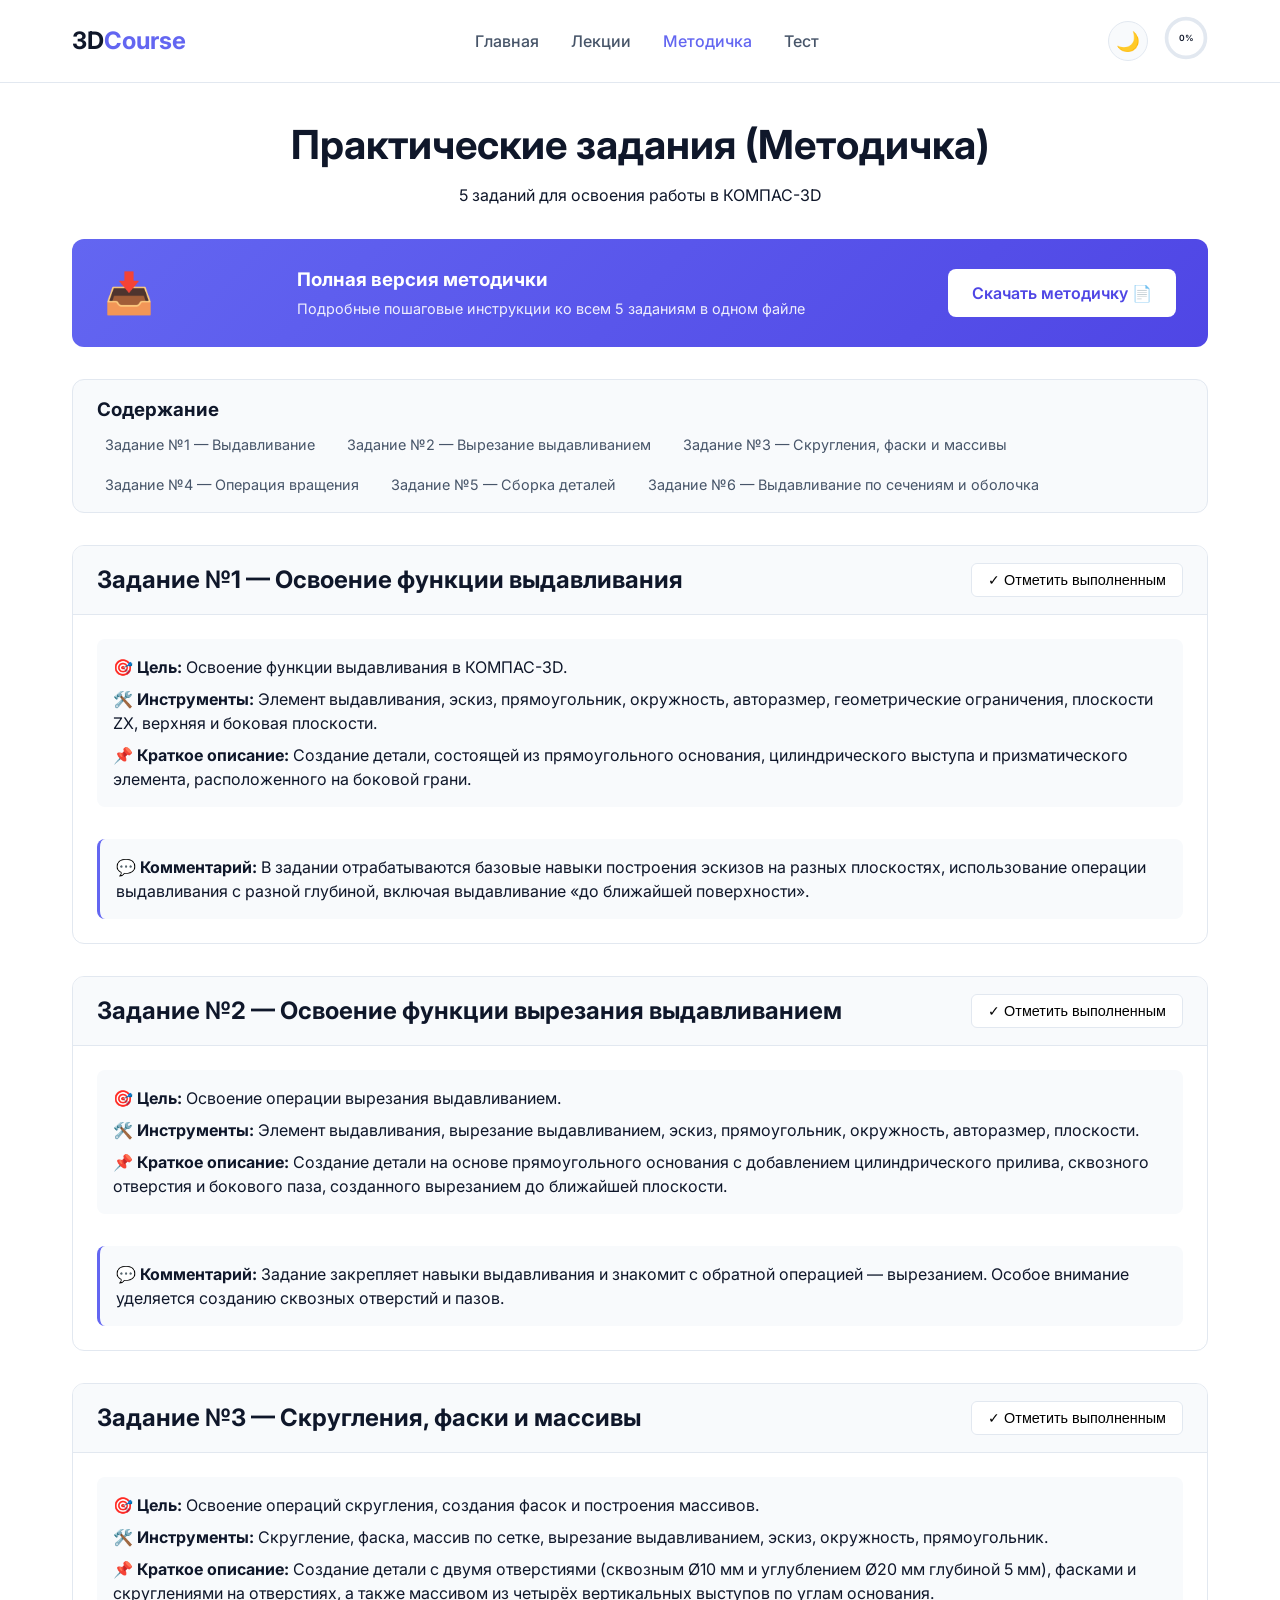
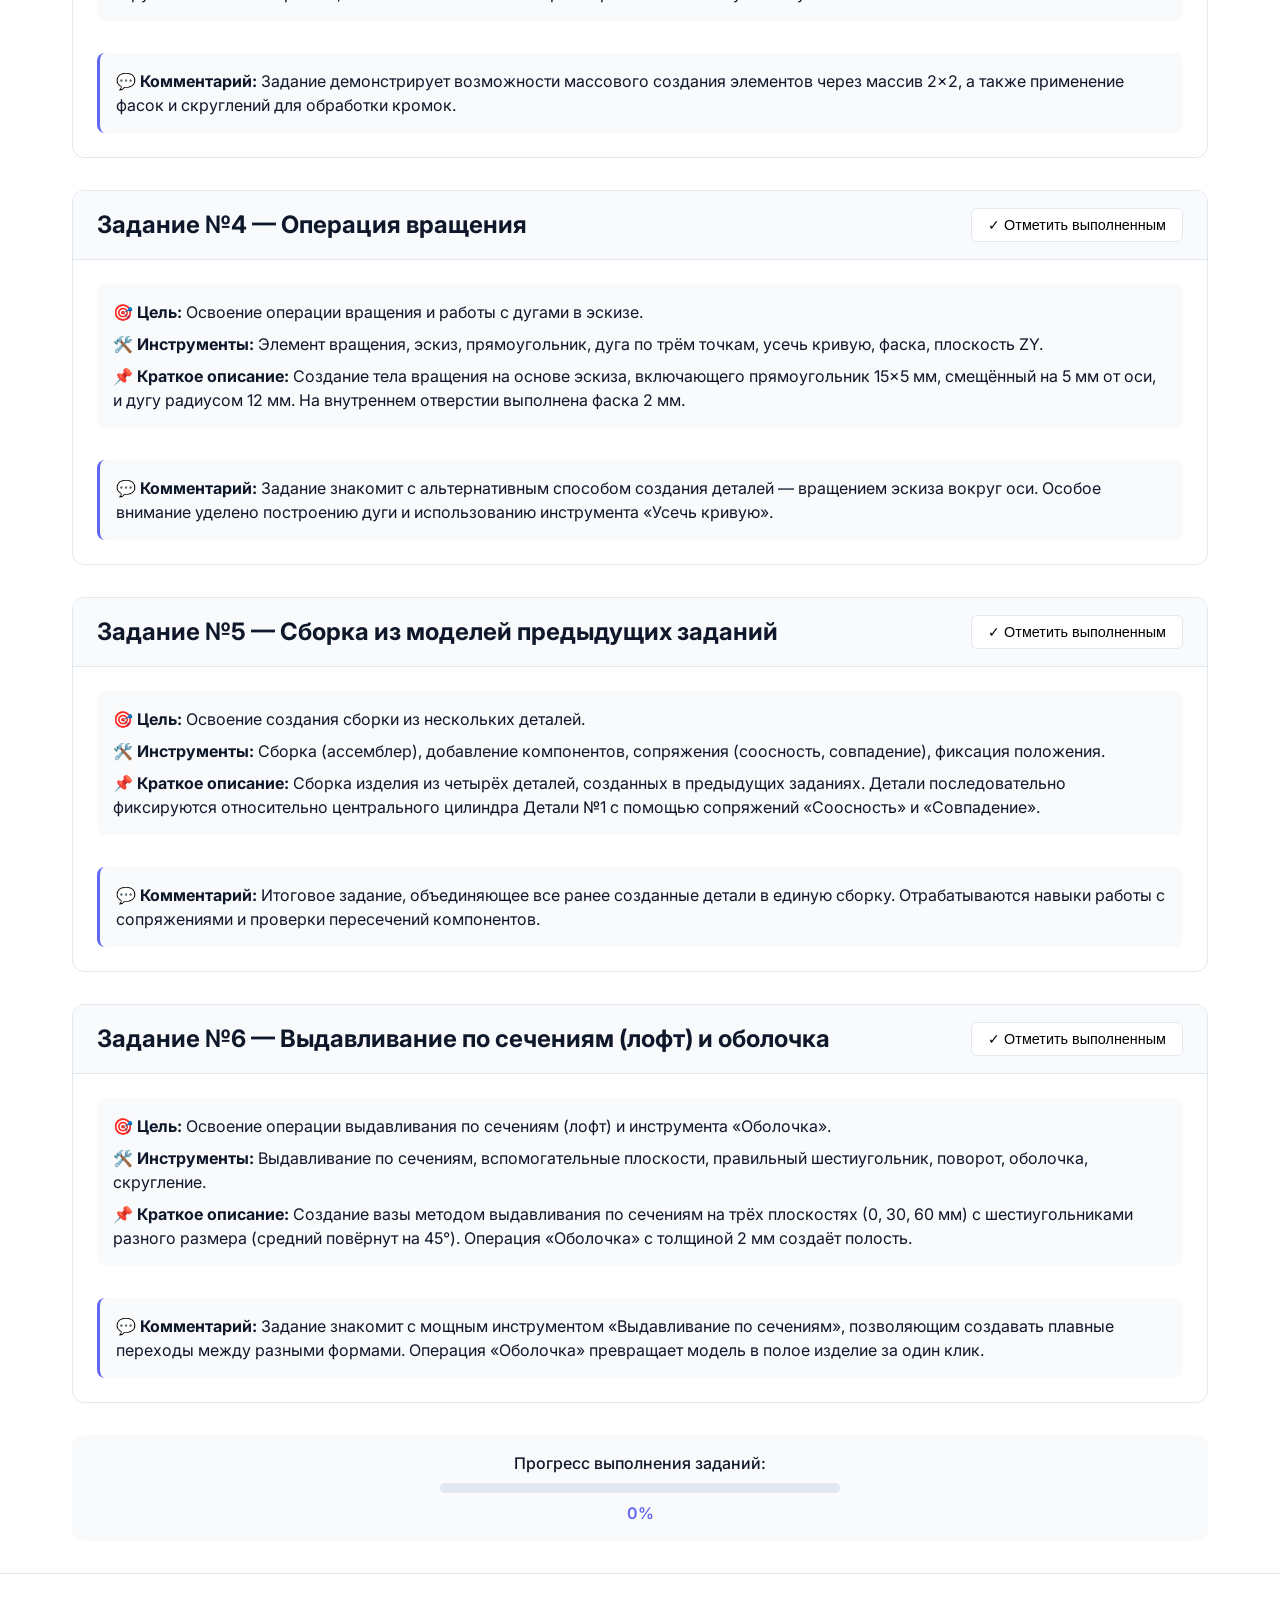
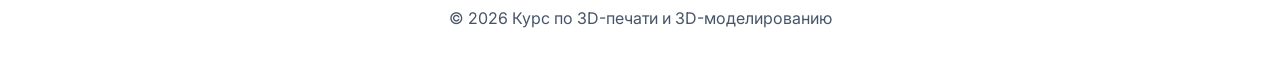
<file: methodology.html>
<!DOCTYPE html>
<html lang="ru">
<head>
    <meta charset="UTF-8">
    <meta name="viewport" content="width=device-width, initial-scale=1.0">
    <title>Методичка | 3D-печать и моделирование</title>
    <link rel="stylesheet" href="css/style.css">
    <link href="https://fonts.googleapis.com/css2?family=Inter:opsz,wght@14..32,300;14..32,400;14..32,500;14..32,600;14..32,700&display=swap" rel="stylesheet">
</head>
<body>
    <nav class="navbar">
        <div class="nav-container">
            <a href="index.html" class="logo">3D<span>Course</span></a>
            <div class="nav-links">
                <a href="index.html">Главная</a>
                <a href="lectures.html">Лекции</a>
                <a href="methodology.html" class="active">Методичка</a>
                <a href="test.html">Тест</a>
            </div>
            <div class="nav-actions">
                <button class="theme-toggle" id="themeToggle">🌙</button>
                    <div class="progress-circle" id="progressCircle" title="Прогресс курса">
                    <svg viewBox="0 0 36 36">
                        <path class="progress-bg" d="M18 2.0845 a 15.9155 15.9155 0 0 1 0 31.831 a 15.9155 15.9155 0 0 1 0 -31.831" />
                        <path class="progress-fill" id="progressFill" d="M18 2.0845 a 15.9155 15.9155 0 0 1 0 31.831 a 15.9155 15.9155 0 0 1 0 -31.831" />
                        <text id="progressText" x="18" y="20.5" text-anchor="middle">0%</text>
                    </svg>
                </div>
            </div>
        </div>
    </nav>

    <main>
        <div class="page-header">
            <h1>Практические задания (Методичка)</h1>
            <p>5 заданий для освоения работы в КОМПАС-3D</p>
        </div>

        <!-- Кнопка скачивания полной методички -->
        <div class="download-section">
            <div class="download-card">
                <div class="download-icon">📥</div>
                <div class="download-text">
                    <h3>Полная версия методички</h3>
                    <p>Подробные пошаговые инструкции ко всем 5 заданиям в одном файле</p>
                </div>
                <a href="https://disk.yandex.ru/i/7RLWL8_x2uJcoA" class="download-btn" id="downloadMethodologyBtn" target="_blank">
                    Скачать методичку 📄
                </a>
            </div>
        </div>

        <div class="methodology-toc">
            <h3>Содержание</h3>
            <ul>
                <li><a href="#task1">Задание №1 — Выдавливание</a></li>
                <li><a href="#task2">Задание №2 — Вырезание выдавливанием</a></li>
                <li><a href="#task3">Задание №3 — Скругления, фаски и массивы</a></li>
                <li><a href="#task4">Задание №4 — Операция вращения</a></li>
                <li><a href="#task5">Задание №5 — Сборка деталей</a></li>
                <li><a href="#task6">Задание №6 — Выдавливание по сечениям и оболочка</a></li>
            </ul>
        </div>

        <div class="methodology-container">
            <!-- Задание 1 -->
            <article id="task1" class="task-card" data-task="1">
                <div class="task-header">
                    <h2>Задание №1 — Освоение функции выдавливания</h2>
                    <button class="mark-complete-btn" data-task="1">✓ Отметить выполненным</button>
                </div>
                <div class="task-content">
                    <div class="task-summary">
                        <div class="task-meta">
                            <div><strong>🎯 Цель:</strong> Освоение функции выдавливания в КОМПАС-3D.</div>
                            <div><strong>🛠️ Инструменты:</strong> Элемент выдавливания, эскиз, прямоугольник, окружность, авторазмер, геометрические ограничения, плоскости ZX, верхняя и боковая плоскости.</div>
                            <div><strong>📌 Краткое описание:</strong> Создание детали, состоящей из прямоугольного основания, цилиндрического выступа и призматического элемента, расположенного на боковой грани.</div>
                        </div>
                        <div class="task-comment">
                            <strong>💬 Комментарий:</strong> В задании отрабатываются базовые навыки построения эскизов на разных плоскостях, использование операции выдавливания с разной глубиной, включая выдавливание «до ближайшей поверхности».
                        </div>
                    </div>
                </div>
            </article>

            <!-- Задание 2 -->
            <article id="task2" class="task-card" data-task="2">
                <div class="task-header">
                    <h2>Задание №2 — Освоение функции вырезания выдавливанием</h2>
                    <button class="mark-complete-btn" data-task="2">✓ Отметить выполненным</button>
                </div>
                <div class="task-content">
                    <div class="task-summary">
                        <div class="task-meta">
                            <div><strong>🎯 Цель:</strong> Освоение операции вырезания выдавливанием.</div>
                            <div><strong>🛠️ Инструменты:</strong> Элемент выдавливания, вырезание выдавливанием, эскиз, прямоугольник, окружность, авторазмер, плоскости.</div>
                            <div><strong>📌 Краткое описание:</strong> Создание детали на основе прямоугольного основания с добавлением цилиндрического прилива, сквозного отверстия и бокового паза, созданного вырезанием до ближайшей плоскости.</div>
                        </div>
                        <div class="task-comment">
                            <strong>💬 Комментарий:</strong> Задание закрепляет навыки выдавливания и знакомит с обратной операцией — вырезанием. Особое внимание уделяется созданию сквозных отверстий и пазов.
                        </div>
                    </div>
                </div>
            </article>

            <!-- Задание 3 -->
            <article id="task3" class="task-card" data-task="3">
                <div class="task-header">
                    <h2>Задание №3 — Скругления, фаски и массивы</h2>
                    <button class="mark-complete-btn" data-task="3">✓ Отметить выполненным</button>
                </div>
                <div class="task-content">
                    <div class="task-summary">
                        <div class="task-meta">
                            <div><strong>🎯 Цель:</strong> Освоение операций скругления, создания фасок и построения массивов.</div>
                            <div><strong>🛠️ Инструменты:</strong> Скругление, фаска, массив по сетке, вырезание выдавливанием, эскиз, окружность, прямоугольник.</div>
                            <div><strong>📌 Краткое описание:</strong> Создание детали с двумя отверстиями (сквозным Ø10 мм и углублением Ø20 мм глубиной 5 мм), фасками и скруглениями на отверстиях, а также массивом из четырёх вертикальных выступов по углам основания.</div>
                        </div>
                        <div class="task-comment">
                            <strong>💬 Комментарий:</strong> Задание демонстрирует возможности массового создания элементов через массив 2×2, а также применение фасок и скруглений для обработки кромок.
                        </div>
                    </div>
                </div>
            </article>

            <!-- Задание 4 -->
            <article id="task4" class="task-card" data-task="4">
                <div class="task-header">
                    <h2>Задание №4 — Операция вращения</h2>
                    <button class="mark-complete-btn" data-task="4">✓ Отметить выполненным</button>
                </div>
                <div class="task-content">
                    <div class="task-summary">
                        <div class="task-meta">
                            <div><strong>🎯 Цель:</strong> Освоение операции вращения и работы с дугами в эскизе.</div>
                            <div><strong>🛠️ Инструменты:</strong> Элемент вращения, эскиз, прямоугольник, дуга по трём точкам, усечь кривую, фаска, плоскость ZY.</div>
                            <div><strong>📌 Краткое описание:</strong> Создание тела вращения на основе эскиза, включающего прямоугольник 15×5 мм, смещённый на 5 мм от оси, и дугу радиусом 12 мм. На внутреннем отверстии выполнена фаска 2 мм.</div>
                        </div>
                        <div class="task-comment">
                            <strong>💬 Комментарий:</strong> Задание знакомит с альтернативным способом создания деталей — вращением эскиза вокруг оси. Особое внимание уделено построению дуги и использованию инструмента «Усечь кривую».
                        </div>
                    </div>
                </div>
            </article>

            <!-- Задание 5 -->
            <article id="task5" class="task-card" data-task="5">
                <div class="task-header">
                    <h2>Задание №5 — Сборка из моделей предыдущих заданий</h2>
                    <button class="mark-complete-btn" data-task="5">✓ Отметить выполненным</button>
                </div>
                <div class="task-content">
                    <div class="task-summary">
                        <div class="task-meta">
                            <div><strong>🎯 Цель:</strong> Освоение создания сборки из нескольких деталей.</div>
                            <div><strong>🛠️ Инструменты:</strong> Сборка (ассемблер), добавление компонентов, сопряжения (соосность, совпадение), фиксация положения.</div>
                            <div><strong>📌 Краткое описание:</strong> Сборка изделия из четырёх деталей, созданных в предыдущих заданиях. Детали последовательно фиксируются относительно центрального цилиндра Детали №1 с помощью сопряжений «Соосность» и «Совпадение».</div>
                        </div>
                        <div class="task-comment">
                            <strong>💬 Комментарий:</strong> Итоговое задание, объединяющее все ранее созданные детали в единую сборку. Отрабатываются навыки работы с сопряжениями и проверки пересечений компонентов.
                        </div>
                    </div>
                </div>
            </article>
            
            <!-- Задание 6 -->
            <article id="task6" class="task-card" data-task="6">
                <div class="task-header">
                    <h2>Задание №6 — Выдавливание по сечениям (лофт) и оболочка</h2>
                    <button class="mark-complete-btn" data-task="6">✓ Отметить выполненным</button>
                </div>
                <div class="task-content">
                    <div class="task-summary">
                        <div class="task-meta">
                            <div><strong>🎯 Цель:</strong> Освоение операции выдавливания по сечениям (лофт) и инструмента «Оболочка».</div>
                            <div><strong>🛠️ Инструменты:</strong> Выдавливание по сечениям, вспомогательные плоскости, правильный шестиугольник, поворот, оболочка, скругление.</div>
                            <div><strong>📌 Краткое описание:</strong> Создание вазы методом выдавливания по сечениям на трёх плоскостях (0, 30, 60 мм) с шестиугольниками разного размера (средний повёрнут на 45°). Операция «Оболочка» с толщиной 2 мм создаёт полость.</div>
                        </div>
                        <div class="task-comment">
                            <strong>💬 Комментарий:</strong> Задание знакомит с мощным инструментом «Выдавливание по сечениям», позволяющим создавать плавные переходы между разными формами. Операция «Оболочка» превращает модель в полое изделие за один клик.
                        </div>
                    </div>
                </div>
            </article>

        </div>

        <div class="progress-bar-container">
            <div class="progress-bar-label">Прогресс выполнения заданий:</div>
            <div class="progress-bar">
                <div class="progress-bar-fill" id="tasksProgressFill"></div>
            </div>
            <div class="progress-bar-percent" id="tasksProgressPercent">0%</div>
        </div>
    </main>

    <footer>
        <p>© 2026 Курс по 3D-печати и 3D-моделированию</p>
    </footer>

    <script src="data/course-data.js"></script>
    <script src="js/main.js"></script>
</body>
</html>
</file>
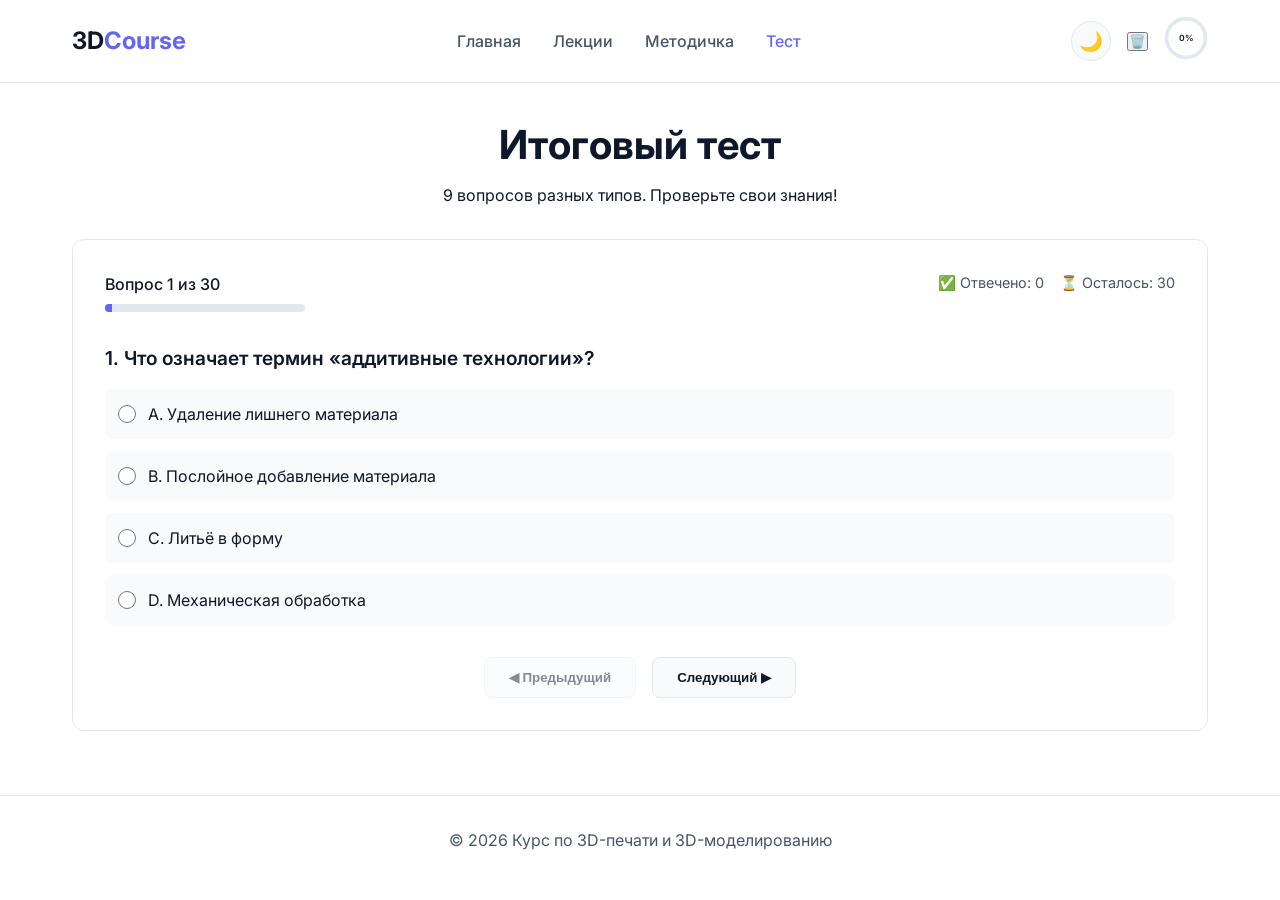
<file: test.html>
<!DOCTYPE html>
<html lang="ru">
<head>
    <meta charset="UTF-8">
    <meta name="viewport" content="width=device-width, initial-scale=1.0">
    <title>Тест | 3D-печать и моделирование</title>
    <link rel="stylesheet" href="css/style.css">
    <link href="https://fonts.googleapis.com/css2?family=Inter:opsz,wght@14..32,300;14..32,400;14..32,500;14..32,600;14..32,700&display=swap" rel="stylesheet">
</head>
<body>
    <nav class="navbar">
        <div class="nav-container">
            <a href="index.html" class="logo">3D<span>Course</span></a>
            <div class="nav-links">
                <a href="index.html">Главная</a>
                <a href="lectures.html">Лекции</a>
                <a href="methodology.html">Методичка</a>
                <a href="test.html" class="active">Тест</a>
            </div>
            <div class="nav-actions">
                <button class="theme-toggle" id="themeToggle">🌙</button>
                <button class="reset-progress-btn" id="resetProgressBtn" title="Сбросить прогресс">🗑️</button>
                <div class="progress-circle" id="progressCircle" title="Прогресс курса">
                    <svg viewBox="0 0 36 36">
                        <path class="progress-bg" d="M18 2.0845 a 15.9155 15.9155 0 0 1 0 31.831 a 15.9155 15.9155 0 0 1 0 -31.831" />
                        <path class="progress-fill" id="progressFill" d="M18 2.0845 a 15.9155 15.9155 0 0 1 0 31.831 a 15.9155 15.9155 0 0 1 0 -31.831" />
                        <text id="progressText" x="18" y="20.5" text-anchor="middle">0%</text>
                    </svg>
                </div>
            </div>
        </div>
    </nav>

    <main>
        <div class="page-header">
            <h1>Итоговый тест</h1>
            <p>9 вопросов разных типов. Проверьте свои знания!</p>
        </div>

        <div class="test-container">
            <div class="test-info">
                <div class="test-progress">
                    <span>Вопрос <span id="currentQuestion">1</span> из <span id="totalQuestions">9</span></span>
                    <div class="test-progress-bar">
                        <div class="test-progress-fill" id="testProgressFill"></div>
                    </div>
                </div>
                <div class="test-stats">
                    <span>✅ Отвечено: <span id="answeredCount">0</span></span>
                    <span>⏳ Осталось: <span id="remainingCount">9</span></span>
                </div>
            </div>

            <div class="test-question" id="testQuestion">
                <!-- Вопросы будут загружены динамически -->
            </div>

            <div class="test-navigation">
                <button id="prevBtn" class="nav-btn" disabled>◀ Предыдущий</button>
                <button id="nextBtn" class="nav-btn">Следующий ▶</button>
                <button id="submitBtn" class="submit-btn" style="display: none;">Завершить тест</button>
            </div>
        </div>
    </main>

    <footer>
        <p>© 2026 Курс по 3D-печати и 3D-моделированию</p>
    </footer>

    <!-- Модальное окно с результатом -->
    <div id="resultModal" class="modal">
        <div class="modal-content">
            <span class="modal-close">&times;</span>
            <h2>Результаты теста</h2>
            <div class="result-score">
                <div class="score-number" id="scoreNumber">0</div>
                <div class="score-out-of">из 9</div>
            </div>
            <div class="result-grade" id="resultGrade"></div>
            <div class="result-message" id="resultMessage"></div>
            <button id="restartTestBtn" class="btn-primary">Пройти заново</button>
        </div>
    </div>

    <script src="data/course-data.js"></script>
    <script src="js/test.js"></script>
    <script src="js/main.js"></script>
</body>
</html>
</file>
<file: css/style.css>
:root {
    --bg-primary: #ffffff;
    --bg-secondary: #f8fafc;
    --text-primary: #0f172a;
    --text-secondary: #475569;
    --accent: #6366f1;
    --accent-dark: #4f46e5;
    --accent-light: #818cf8;
    --border: #e2e8f0;
    --card-bg: #ffffff;
    --success: #10b981;
    --warning: #f59e0b;
    --error: #ef4444;
    --shadow: 0 1px 3px rgba(0,0,0,0.1);
    --shadow-lg: 0 10px 25px -5px rgba(0,0,0,0.1);
    --radius: 12px;
}

[data-theme="dark"] {
    --bg-primary: #0f172a;
    --bg-secondary: #1e293b;
    --text-primary: #f1f5f9;
    --text-secondary: #94a3b8;
    --border: #334155;
    --card-bg: #1e293b;
}

* {
    margin: 0;
    padding: 0;
    box-sizing: border-box;
}

body {
    font-family: 'Inter', system-ui, -apple-system, sans-serif;
    background: var(--bg-primary);
    color: var(--text-primary);
    line-height: 1.5;
    transition: background 0.3s, color 0.3s;
}

/* Navbar */
.navbar {
    position: sticky;
    top: 0;
    background: var(--bg-primary);
    border-bottom: 1px solid var(--border);
    padding: 1rem 0;
    z-index: 100;
    backdrop-filter: blur(10px);
    background: rgba(var(--bg-primary-rgb, 255,255,255), 0.9);
}

.nav-container {
    max-width: 1200px;
    margin: 0 auto;
    padding: 0 2rem;
    display: flex;
    justify-content: space-between;
    align-items: center;
}

.logo {
    font-size: 1.5rem;
    font-weight: 700;
    text-decoration: none;
    color: var(--text-primary);
}

.logo span {
    color: var(--accent);
}

.nav-links {
    display: flex;
    gap: 2rem;
}

.nav-links a {
    text-decoration: none;
    color: var(--text-secondary);
    font-weight: 500;
    transition: color 0.2s;
}

.nav-links a:hover,
.nav-links a.active {
    color: var(--accent);
}

.nav-actions {
    display: flex;
    align-items: center;
    gap: 1rem;
}

.theme-toggle {
    background: var(--bg-secondary);
    border: 1px solid var(--border);
    border-radius: 50%;
    width: 40px;
    height: 40px;
    cursor: pointer;
    font-size: 1.2rem;
    transition: all 0.2s;
}

.theme-toggle:hover {
    transform: scale(1.05);
}

/* Progress Circle */
.progress-circle {
    width: 44px;
    cursor: pointer;
}

.progress-circle svg {
    width: 44px;
    height: 44px;
}

.progress-bg {
    fill: none;
    stroke: var(--border);
    stroke-width: 3;
}

.progress-fill {
    fill: none;
    stroke: var(--accent);
    stroke-width: 3;
    stroke-dasharray: 100;
    stroke-dashoffset: 100;
    transition: stroke-dashoffset 0.3s;
}

.progress-circle text {
    fill: var(--text-primary);
    font-size: 7px;
    font-weight: 600;
}

/* Main */
main {
    max-width: 1200px;
    margin: 0 auto;
    padding: 2rem;
    min-height: calc(100vh - 200px);
}

/* Hero Section */
.hero {
    text-align: center;
    padding: 4rem 2rem;
    background: linear-gradient(135deg, var(--bg-secondary) 0%, var(--bg-primary) 100%);
    border-radius: var(--radius);
    margin-bottom: 3rem;
}

.hero h1 {
    font-size: 3rem;
    margin-bottom: 1rem;
}

.gradient-text {
    background: linear-gradient(135deg, var(--accent), var(--accent-light));
    -webkit-background-clip: text;
    background-clip: text;
    color: transparent;
}

.hero p {
    font-size: 1.2rem;
    color: var(--text-secondary);
    max-width: 700px;
    margin: 0 auto 2rem;
}

.btn {
    display: inline-block;
    padding: 0.8rem 1.8rem;
    border-radius: 8px;
    text-decoration: none;
    font-weight: 600;
    transition: all 0.2s;
    margin: 0 0.5rem;
}

.btn-primary {
    background: var(--accent);
    color: white;
}

.btn-primary:hover {
    background: var(--accent-dark);
    transform: translateY(-2px);
}

.btn-secondary {
    background: var(--bg-secondary);
    color: var(--text-primary);
    border: 1px solid var(--border);
}

.btn-secondary:hover {
    border-color: var(--accent);
}

/* Stats */
.stats {
    display: flex;
    justify-content: center;
    gap: 3rem;
    margin-bottom: 4rem;
    flex-wrap: wrap;
}

.stat-card {
    text-align: center;
    padding: 1.5rem;
    background: var(--card-bg);
    border-radius: var(--radius);
    border: 1px solid var(--border);
    min-width: 140px;
}

.stat-number {
    font-size: 2.5rem;
    font-weight: 700;
    color: var(--accent);
}

.stat-label {
    color: var(--text-secondary);
    margin-top: 0.5rem;
}

/* Content Grid */
.content-grid {
    display: grid;
    grid-template-columns: repeat(auto-fit, minmax(300px, 1fr));
    gap: 2rem;
    margin-top: 2rem;
}

.content-card {
    background: var(--card-bg);
    border: 1px solid var(--border);
    border-radius: var(--radius);
    padding: 1.5rem;
    transition: transform 0.2s, box-shadow 0.2s;
}

.content-card:hover {
    transform: translateY(-4px);
    box-shadow: var(--shadow-lg);
}

.card-icon {
    font-size: 2.5rem;
    margin-bottom: 1rem;
}

.content-card h3 {
    margin-bottom: 0.75rem;
}

.content-card p {
    color: var(--text-secondary);
    margin-bottom: 1.5rem;
}

.card-link {
    color: var(--accent);
    text-decoration: none;
    font-weight: 600;
}

/* Page Header */
.page-header {
    text-align: center;
    margin-bottom: 2rem;
}

.page-header h1 {
    font-size: 2.5rem;
    margin-bottom: 0.5rem;
}

/* Lectures TOC */
.lectures-toc,
.methodology-toc {
    background: var(--bg-secondary);
    border-radius: var(--radius);
    padding: 1rem 1.5rem;
    margin-bottom: 2rem;
    border: 1px solid var(--border);
}

.lectures-toc ul,
.methodology-toc ul {
    list-style: none;
    display: flex;
    flex-wrap: wrap;
    gap: 1rem;
    margin-top: 0.5rem;
}

.lectures-toc a,
.methodology-toc a {
    color: var(--text-secondary);
    text-decoration: none;
    font-size: 0.9rem;
    padding: 0.25rem 0.5rem;
    border-radius: 4px;
    transition: background 0.2s;
}

.lectures-toc a:hover,
.methodology-toc a:hover {
    background: var(--accent);
    color: white;
}

/* Lecture Cards */
.lecture-card,
.task-card {
    background: var(--card-bg);
    border: 1px solid var(--border);
    border-radius: var(--radius);
    margin-bottom: 2rem;
    overflow: hidden;
}

.lecture-header,
.task-header {
    display: flex;
    justify-content: space-between;
    align-items: center;
    padding: 1rem 1.5rem;
    background: var(--bg-secondary);
    border-bottom: 1px solid var(--border);
    flex-wrap: wrap;
    gap: 1rem;
}

.mark-read-btn,
.mark-complete-btn {
    background: var(--bg-primary);
    border: 1px solid var(--border);
    padding: 0.5rem 1rem;
    border-radius: 6px;
    cursor: pointer;
    font-size: 0.9rem;
    transition: all 0.2s;
}

.mark-read-btn:hover,
.mark-complete-btn:hover {
    background: var(--success);
    color: white;
    border-color: var(--success);
}

.lecture-content,
.task-content {
    padding: 1.5rem;
}

.task-meta {
    background: var(--bg-secondary);
    padding: 1rem;
    border-radius: 8px;
    margin-bottom: 1rem;
    display: flex;
    flex-direction: column;
    gap: 0.5rem;
}

.placeholder-content {
    color: var(--text-secondary);
    line-height: 1.6;
}

.placeholder-content hr {
    margin: 1rem 0;
    border-color: var(--border);
}

/* Progress Bar */
.progress-bar-container {
    background: var(--bg-secondary);
    border-radius: var(--radius);
    padding: 1rem;
    margin-top: 2rem;
    text-align: center;
}

.progress-bar-label {
    margin-bottom: 0.5rem;
    font-weight: 500;
}

.progress-bar {
    height: 10px;
    background: var(--border);
    border-radius: 10px;
    overflow: hidden;
    max-width: 400px;
    margin: 0 auto;
}

.progress-bar-fill {
    height: 100%;
    background: var(--accent);
    width: 0%;
    transition: width 0.3s;
    border-radius: 10px;
}

.progress-bar-percent {
    margin-top: 0.5rem;
    font-weight: 600;
    color: var(--accent);
}

/* Test Styles */
.test-container {
    background: var(--card-bg);
    border: 1px solid var(--border);
    border-radius: var(--radius);
    padding: 2rem;
    margin-bottom: 2rem;
}

.test-info {
    display: flex;
    justify-content: space-between;
    margin-bottom: 2rem;
    flex-wrap: wrap;
    gap: 1rem;
}

.test-progress span {
    font-weight: 500;
}

.test-progress-bar {
    width: 200px;
    height: 8px;
    background: var(--border);
    border-radius: 10px;
    margin-top: 0.5rem;
    overflow: hidden;
}

.test-progress-fill {
    height: 100%;
    background: var(--accent);
    width: 0%;
    transition: width 0.3s;
}

.test-stats {
    display: flex;
    gap: 1rem;
    font-size: 0.9rem;
    color: var(--text-secondary);
}

.test-question {
    margin-bottom: 2rem;
}

.question-text {
    font-size: 1.2rem;
    font-weight: 600;
    margin-bottom: 1rem;
}

.options-list {
    display: flex;
    flex-direction: column;
    gap: 0.75rem;
}

.option {
    display: flex;
    align-items: center;
    gap: 0.75rem;
    padding: 0.75rem;
    background: var(--bg-secondary);
    border-radius: 8px;
    cursor: pointer;
    transition: background 0.2s;
    border: 1px solid transparent;
}

.option:hover {
    border-color: var(--accent);
}

.option input {
    accent-color: var(--accent);
    width: 18px;
    height: 18px;
    cursor: pointer;
}

.option label {
    cursor: pointer;
    flex: 1;
}

.test-navigation {
    display: flex;
    justify-content: center;
    gap: 1rem;
    margin-top: 2rem;
}

.nav-btn,
.submit-btn {
    padding: 0.75rem 1.5rem;
    border: none;
    border-radius: 8px;
    font-weight: 600;
    cursor: pointer;
    transition: all 0.2s;
}

.nav-btn {
    background: var(--bg-secondary);
    color: var(--text-primary);
    border: 1px solid var(--border);
}

.nav-btn:disabled {
    opacity: 0.5;
    cursor: not-allowed;
}

.submit-btn {
    background: var(--success);
    color: white;
}

.submit-btn:hover {
    transform: scale(1.02);
}

/* Modal */
.modal {
    display: none;
    position: fixed;
    top: 0;
    left: 0;
    width: 100%;
    height: 100%;
    background: rgba(0,0,0,0.5);
    justify-content: center;
    align-items: center;
    z-index: 1000;
}

.modal-content {
    background: var(--bg-primary);
    border-radius: var(--radius);
    padding: 2rem;
    max-width: 500px;
    width: 90%;
    text-align: center;
    border: 1px solid var(--border);
}

.modal-close {
    float: right;
    font-size: 1.5rem;
    cursor: pointer;
}

.result-score {
    margin: 1.5rem 0;
}

.score-number {
    font-size: 4rem;
    font-weight: 700;
    color: var(--accent);
}

.result-grade {
    font-size: 1.5rem;
    font-weight: 600;
    margin: 1rem 0;
}

.result-message {
    color: var(--text-secondary);
    margin-bottom: 1.5rem;
}

/* Test Tips */
.test-tips {
    background: var(--bg-secondary);
    border-radius: var(--radius);
    padding: 1.5rem;
    border-left: 4px solid var(--accent);
}

.test-tips h3 {
    margin-bottom: 0.5rem;
}

.test-tips ul {
    margin-left: 1.5rem;
    color: var(--text-secondary);
}

/* Footer */
footer {
    text-align: center;
    padding: 2rem;
    border-top: 1px solid var(--border);
    color: var(--text-secondary);
}

/* Responsive */
@media (max-width: 768px) {
    .nav-container {
        flex-direction: column;
        gap: 1rem;
    }
    
    .nav-links {
        flex-wrap: wrap;
        justify-content: center;
    }
    
    .hero h1 {
        font-size: 2rem;
    }
    
    .hero {
        padding: 2rem 1rem;
    }
    
    main {
        padding: 1rem;
    }
    
    .stats {
        gap: 1rem;
    }
    
    .test-info {
        flex-direction: column;
        align-items: flex-start;
    }
    
    .lecture-header,
    .task-header {
        flex-direction: column;
        align-items: flex-start;
    }
}

/* Animation */
@keyframes fadeIn {
    from {
        opacity: 0;
        transform: translateY(10px);
    }
    to {
        opacity: 1;
        transform: translateY(0);
    }
}

.lecture-card,
.task-card,
.content-card {
    animation: fadeIn 0.3s ease-out;
}
/* Download Section */
.download-section {
    margin-bottom: 2rem;
}

.download-card {
    background: linear-gradient(135deg, var(--accent) 0%, var(--accent-dark) 100%);
    border-radius: var(--radius);
    padding: 1.5rem 2rem;
    display: flex;
    align-items: center;
    justify-content: space-between;
    flex-wrap: wrap;
    gap: 1rem;
    color: white;
}

.download-icon {
    font-size: 2.5rem;
}

.download-text h3 {
    margin: 0 0 0.25rem;
}

.download-text p {
    margin: 0;
    opacity: 0.9;
    font-size: 0.9rem;
}

.download-btn {
    background: white;
    color: var(--accent-dark);
    padding: 0.75rem 1.5rem;
    border-radius: 8px;
    text-decoration: none;
    font-weight: 600;
    transition: transform 0.2s, box-shadow 0.2s;
    display: inline-flex;
    align-items: center;
    gap: 0.5rem;
}

.download-btn:hover {
    transform: translateY(-2px);
    box-shadow: 0 4px 12px rgba(0,0,0,0.15);
}

/* Task Summary Styles */
.task-summary {
    display: flex;
    flex-direction: column;
    gap: 1rem;
}

.task-meta {
    background: var(--bg-secondary);
    padding: 1rem;
    border-radius: 8px;
    display: flex;
    flex-direction: column;
    gap: 0.5rem;
}

.task-comment {
    background: var(--bg-secondary);
    padding: 1rem;
    border-radius: 8px;
    border-left: 3px solid var(--accent);
    font-style: normal;
}

@media (max-width: 768px) {
    .download-card {
        flex-direction: column;
        text-align: center;
    }
}
/* Lecture Summaries */
.lecture-summary {
    background: linear-gradient(135deg, var(--bg-secondary) 0%, var(--card-bg) 100%);
    border-radius: var(--radius);
    padding: 1.25rem;
    margin-top: 1.5rem;
    border-left: 4px solid var(--accent);
}

.lecture-summary h3 {
    margin-bottom: 1rem;
    font-size: 1.1rem;
    color: var(--accent);
}

.summary-grid {
    display: grid;
    grid-template-columns: repeat(auto-fit, minmax(240px, 1fr));
    gap: 0.75rem;
}

.summary-item {
    display: flex;
    align-items: center;
    gap: 0.5rem;
    padding: 0.5rem;
    background: var(--bg-primary);
    border-radius: 8px;
    font-size: 0.9rem;
}

.summary-icon {
    font-size: 1.2rem;
    flex-shrink: 0;
}

@media (max-width: 768px) {
    .summary-grid {
        grid-template-columns: 1fr;
    }
}
.img-placeholder {
    background: #f0f0f0;
    border: 2px dashed #ccc;
    border-radius: 12px;
    padding: 1rem;
    margin: 1rem 0;
    text-align: center;
    color: #666;
    font-style: italic;
    font-size: 0.9rem;
}

[data-theme="dark"] .img-placeholder {
    background: #1e293b;
    border-color: #475569;
    color: #94a3b8;
}
.lecture-image {
    max-width: 100%;
    height: auto;
    border-radius: 12px;
    margin: 1rem 0;
}
/* Multiple choice */
.multiple-list .option input {
    accent-color: var(--accent);
}

/* True/False */
.truefalse-list {
    display: flex;
    gap: 1rem;
    flex-wrap: wrap;
}

.truefalse-list .option {
    flex: 1;
    justify-content: center;
}

/* Number input */
.number-input {
    margin: 1rem 0;
}

.number-input input {
    width: 100%;
    max-width: 200px;
    padding: 0.75rem;
    border: 1px solid var(--border);
    border-radius: 8px;
    background: var(--bg-primary);
    color: var(--text-primary);
    font-size: 1rem;
}

/* Open input */
.open-input textarea {
    width: 100%;
    padding: 0.75rem;
    border: 1px solid var(--border);
    border-radius: 8px;
    background: var(--bg-primary);
    color: var(--text-primary);
    font-size: 1rem;
    font-family: inherit;
    resize: vertical;
}

.input-hint {
    font-size: 0.8rem;
    color: var(--text-secondary);
    margin-top: 0.5rem;
}

/* Matching grid */
.matching-grid {
    margin: 1rem 0;
}

.matching-row {
    display: flex;
    align-items: center;
    gap: 1rem;
    margin-bottom: 1rem;
    flex-wrap: wrap;
}

.matching-desc {
    flex: 2;
    padding: 0.5rem;
    background: var(--bg-secondary);
    border-radius: 6px;
}

.matching-select {
    flex: 1;
    padding: 0.5rem;
    border: 1px solid var(--border);
    border-radius: 6px;
    background: var(--bg-primary);
    color: var(--text-primary);
    cursor: pointer;
}

@media (max-width: 768px) {
    .matching-row {
        flex-direction: column;
        align-items: stretch;
    }
}
/* Order / Drag & Drop */
.order-list {
    background: var(--bg-secondary);
    border-radius: var(--radius);
    padding: 0.5rem;
}

.order-item {
    display: flex;
    align-items: center;
    gap: 0.75rem;
    padding: 0.75rem;
    background: var(--bg-primary);
    border: 1px solid var(--border);
    border-radius: 8px;
    margin-bottom: 0.5rem;
    cursor: grab;
}

.order-item:active {
    cursor: grabbing;
}

.order-handle {
    color: var(--text-secondary);
    font-size: 1.2rem;
    cursor: grab;
}

/* Fill blank */
.fillblank-input input {
    width: 100%;
    padding: 0.75rem;
    border: 1px solid var(--border);
    border-radius: 8px;
    background: var(--bg-primary);
    color: var(--text-primary);
    font-size: 1rem;
}

/* Dropdown */
.dropdown-input select {
    cursor: pointer;
}
</file>
